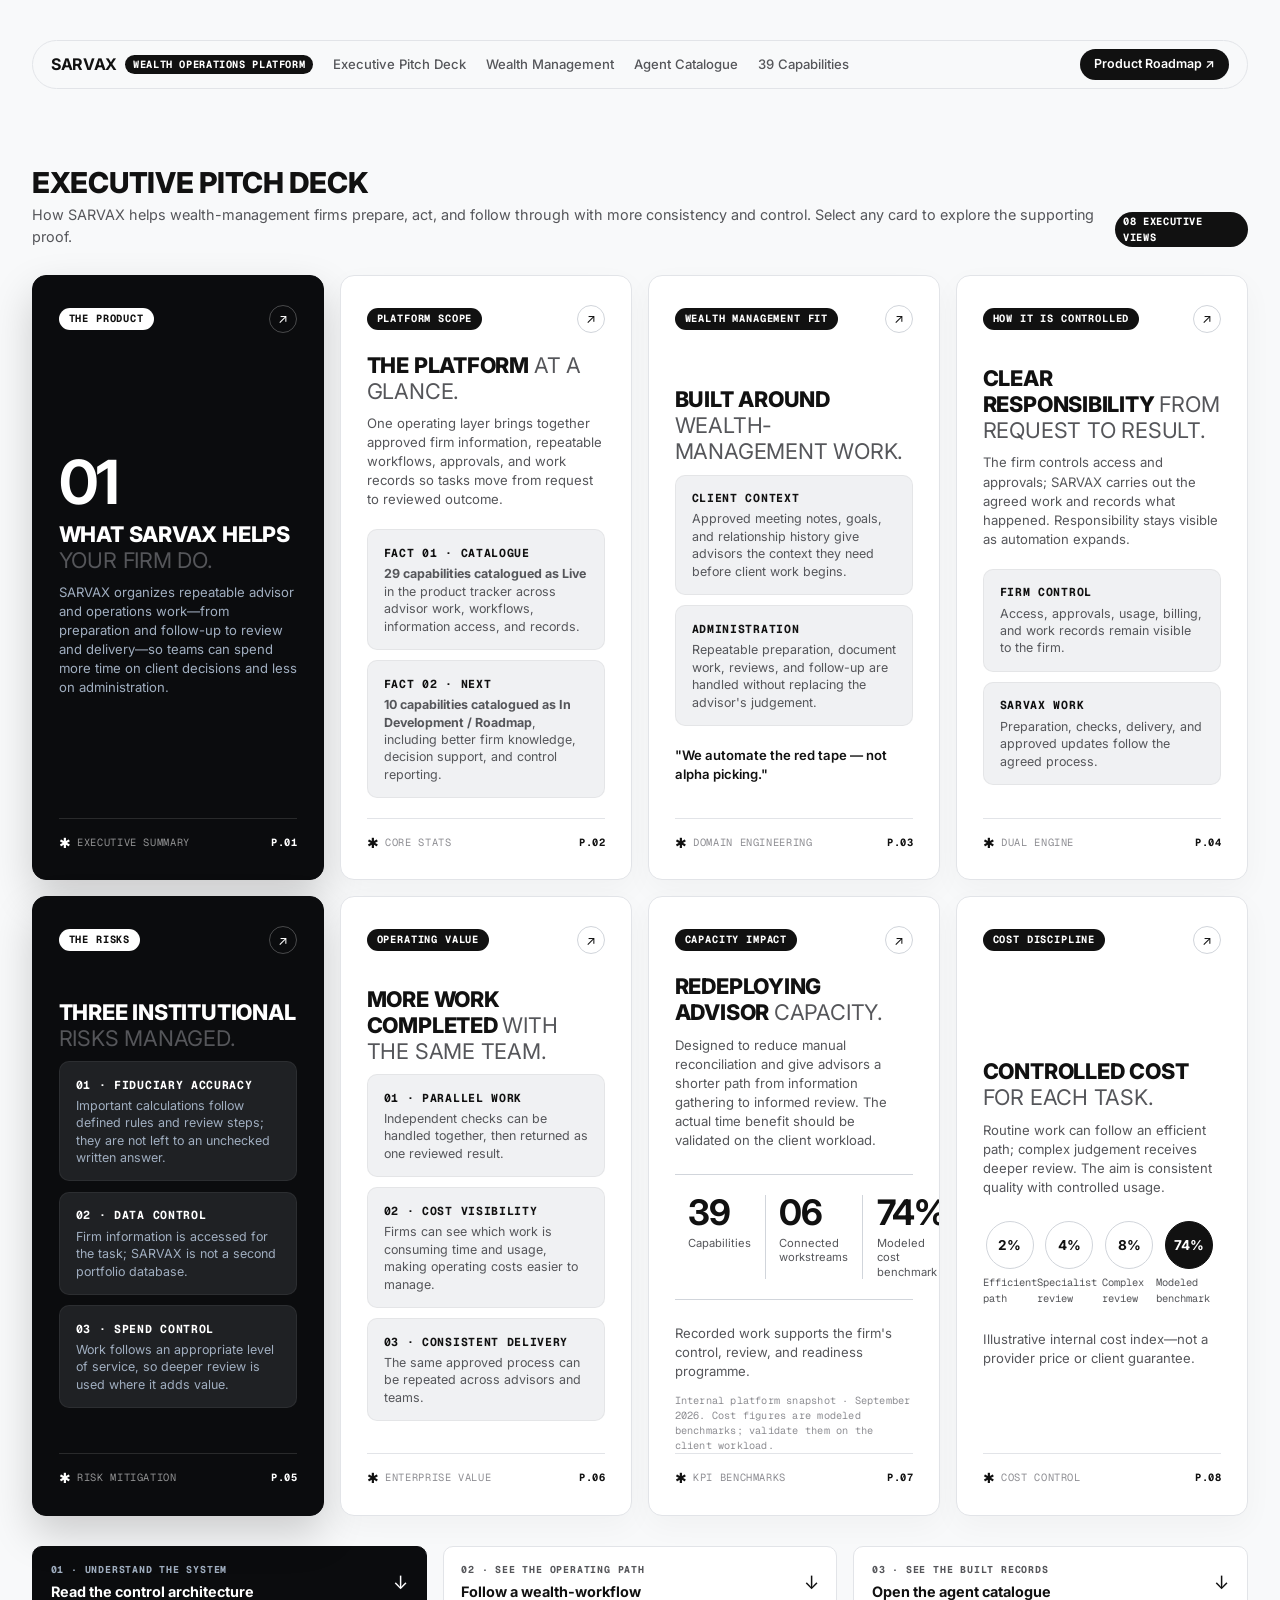
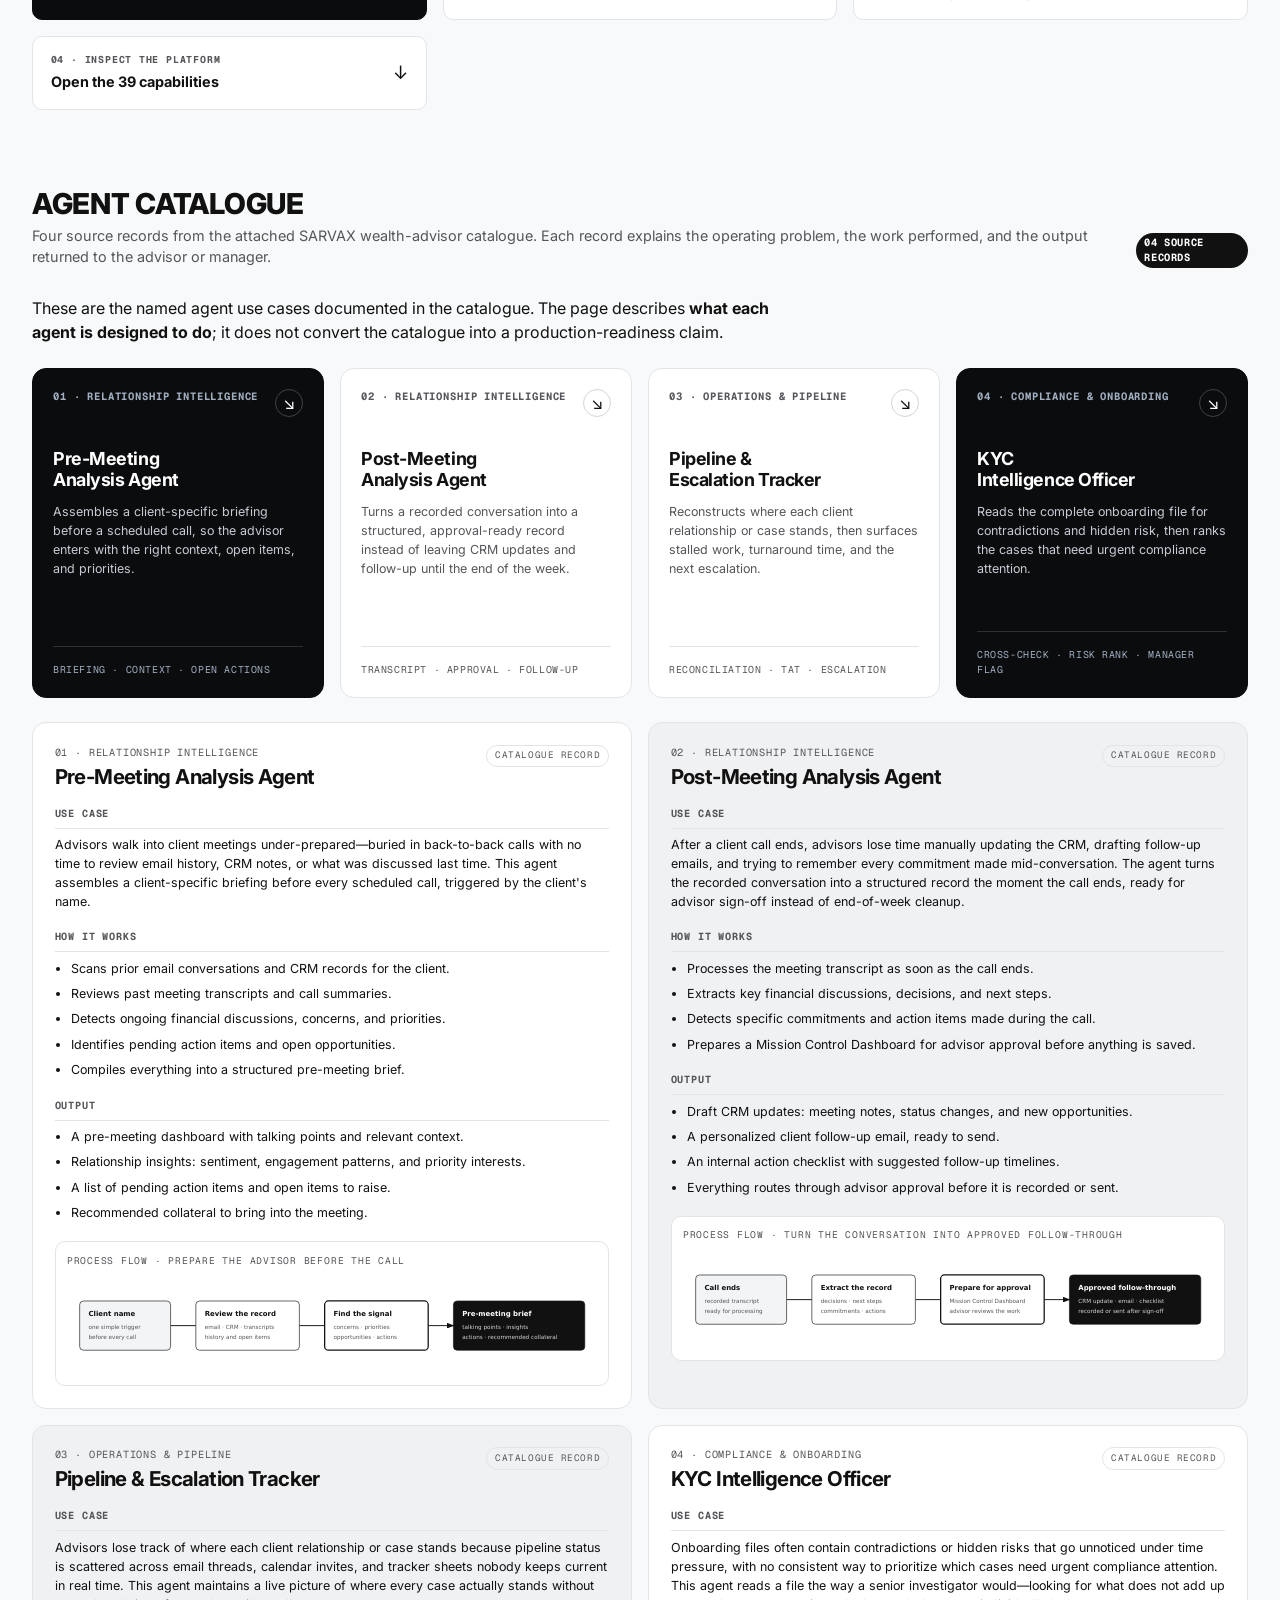
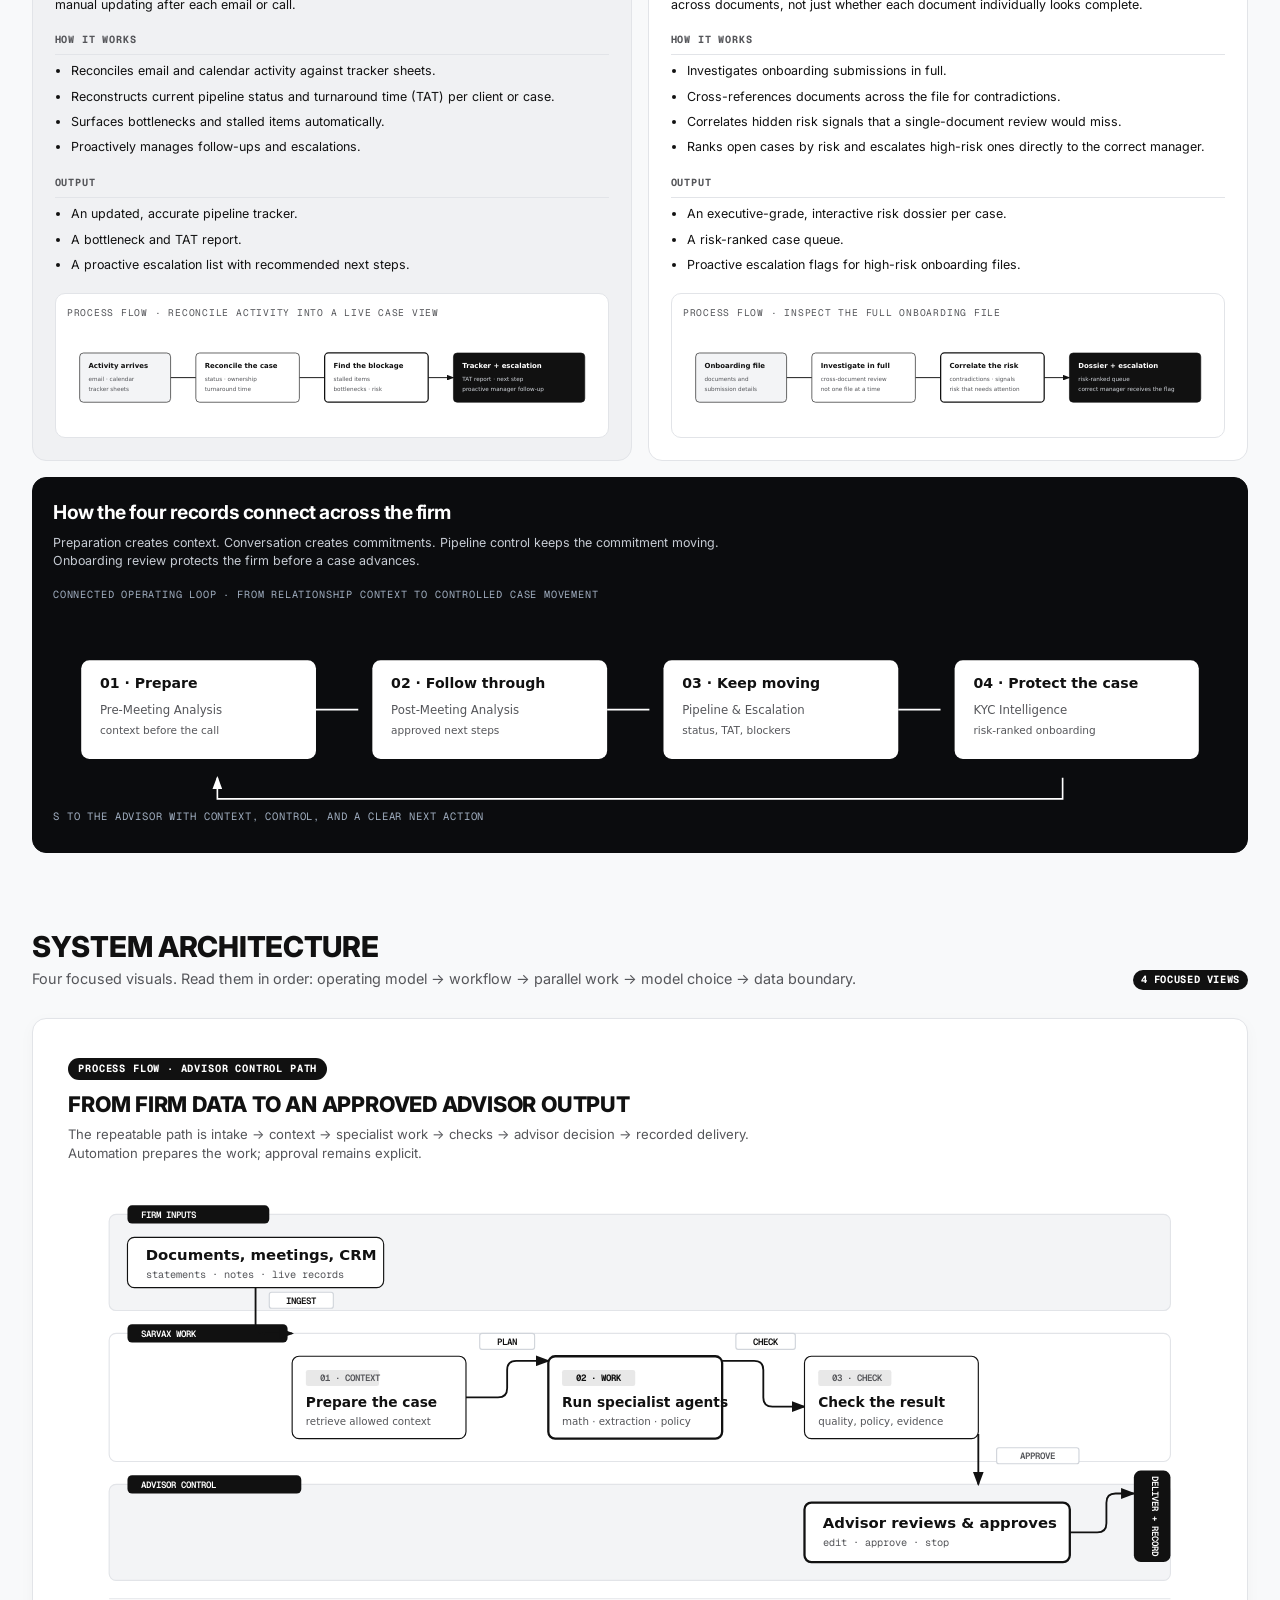
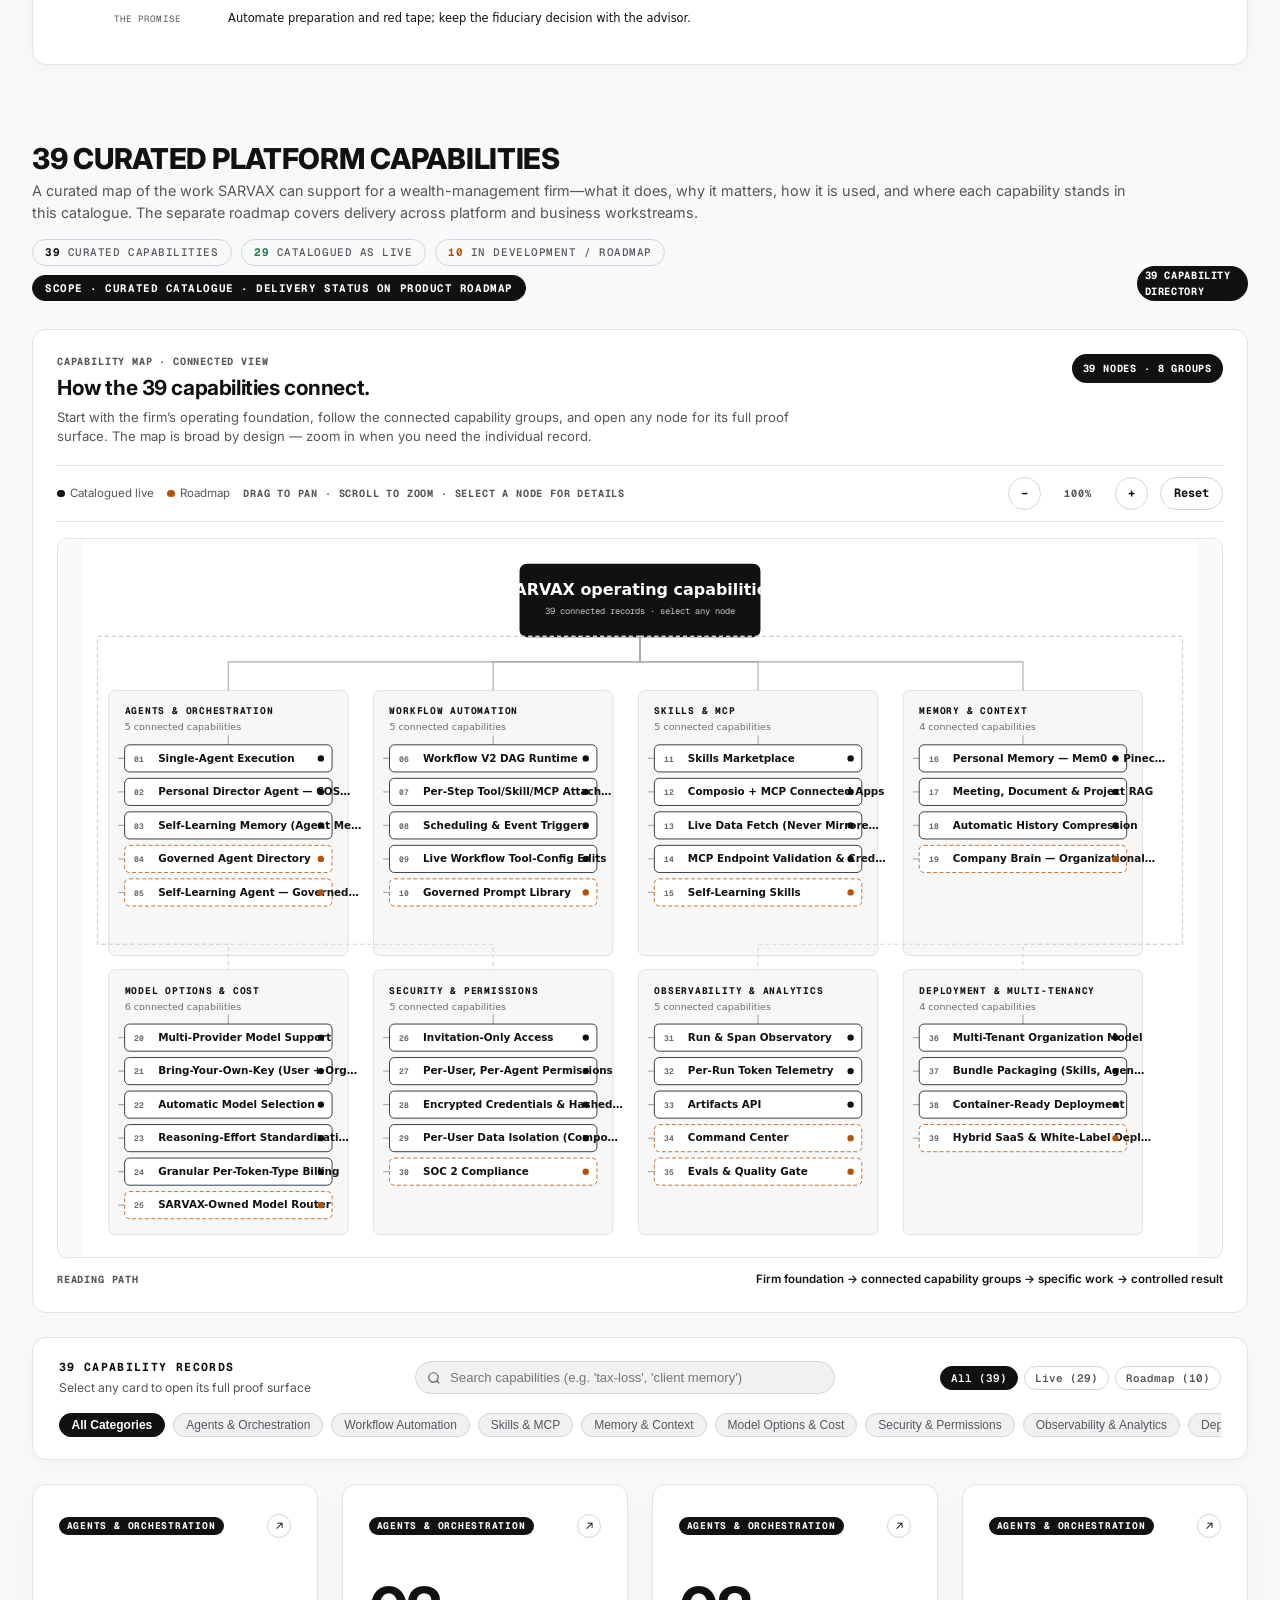
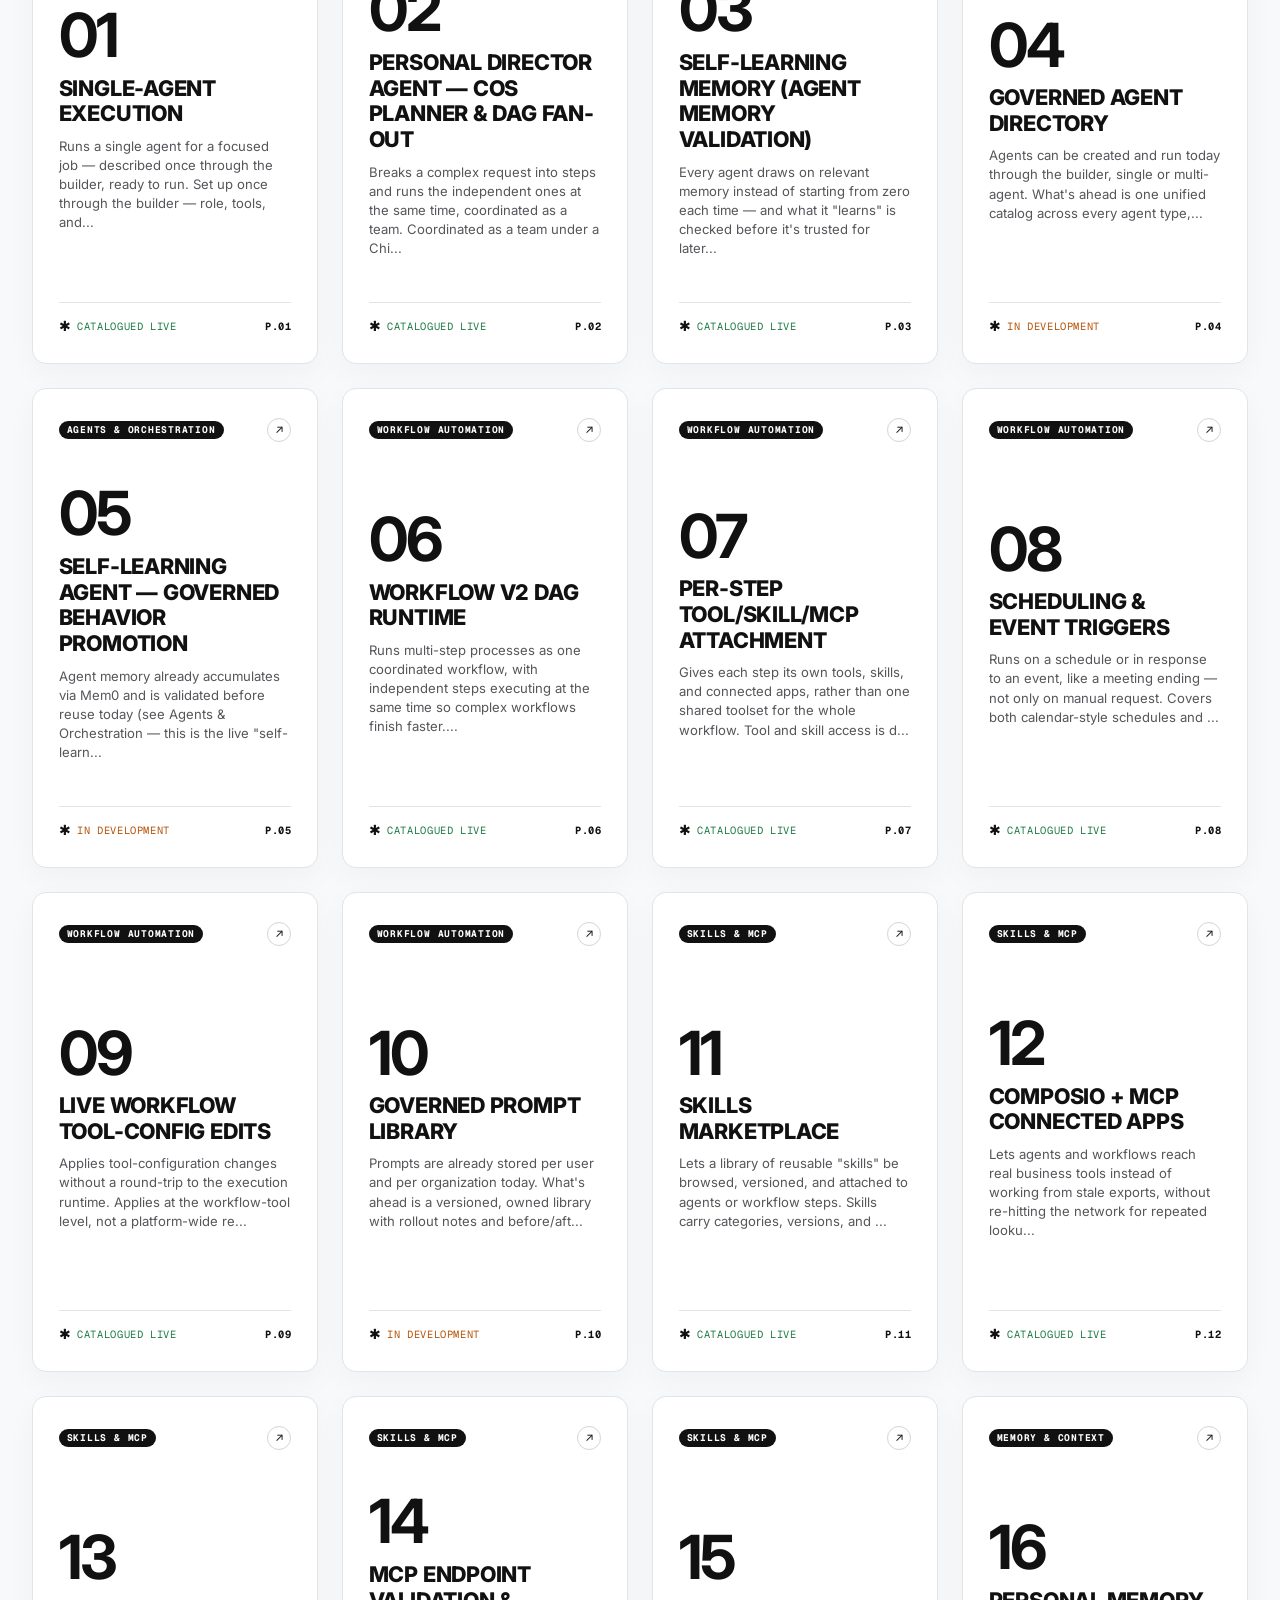
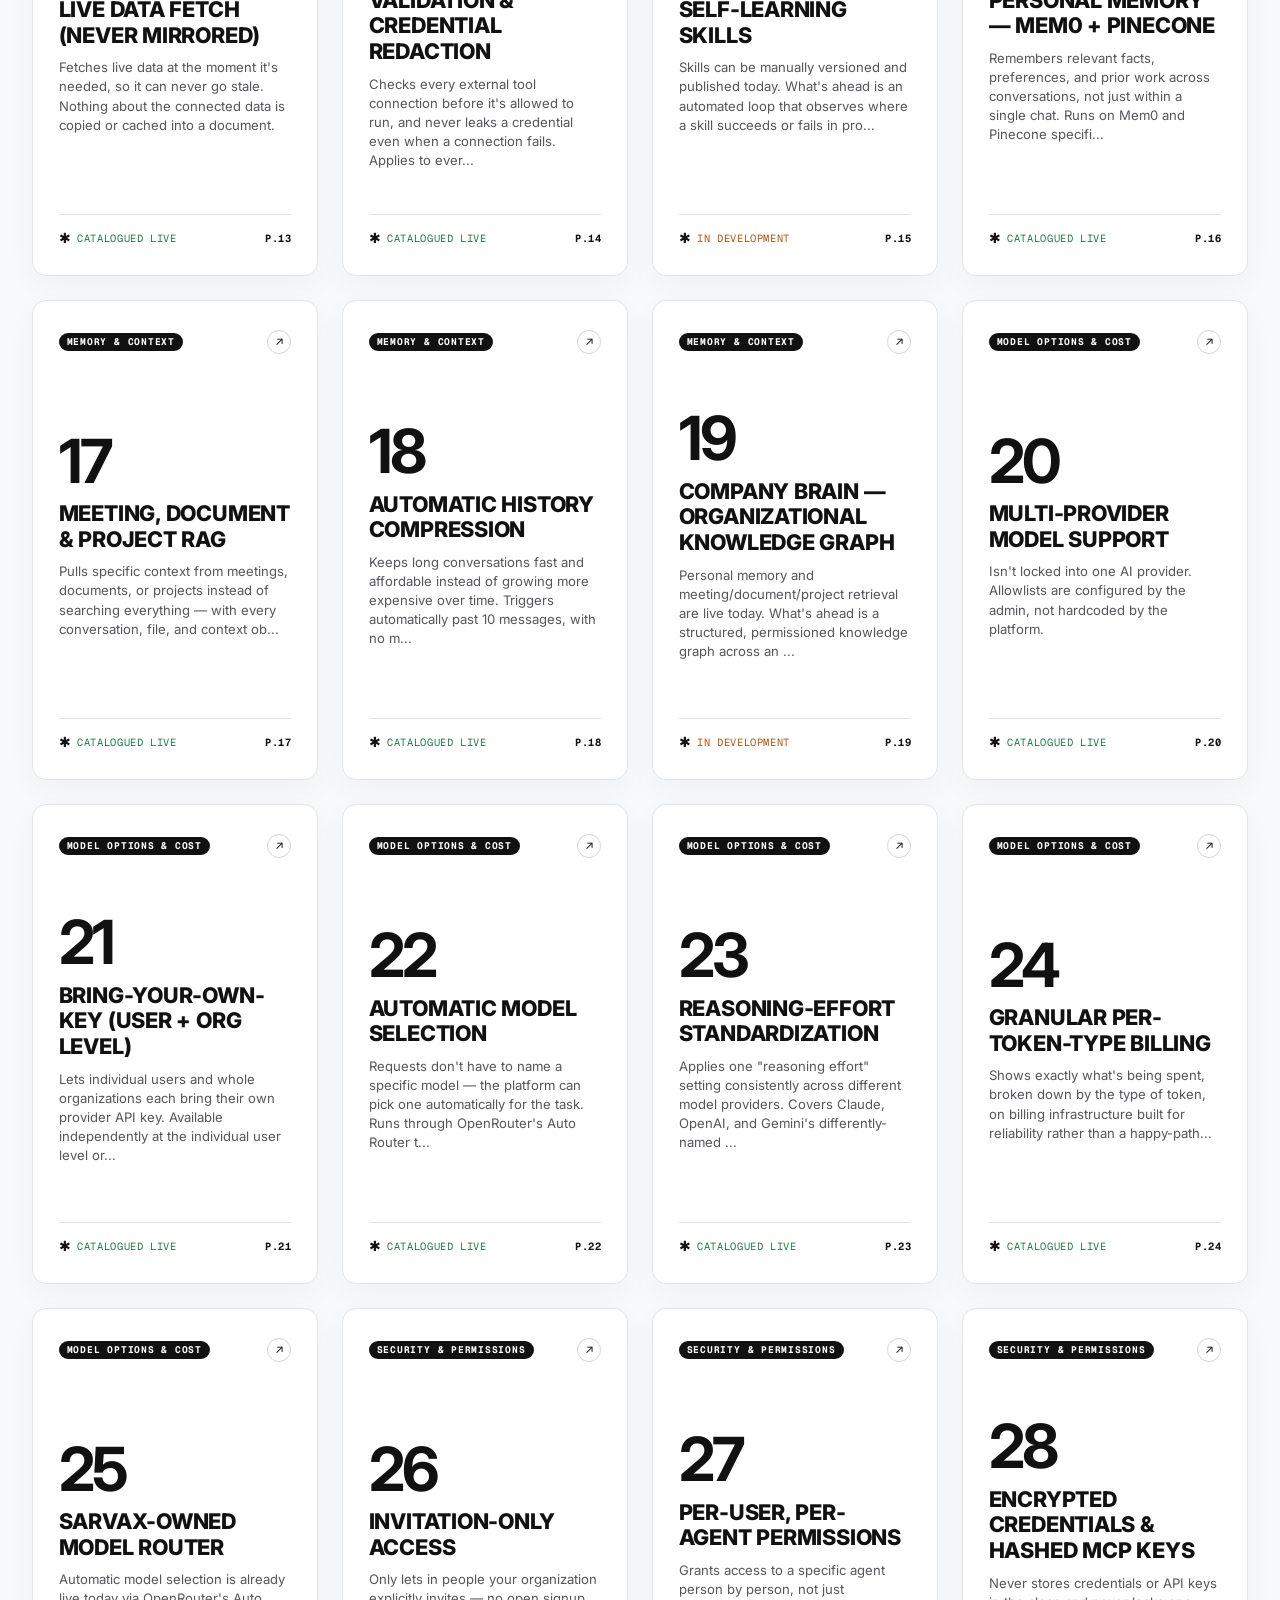
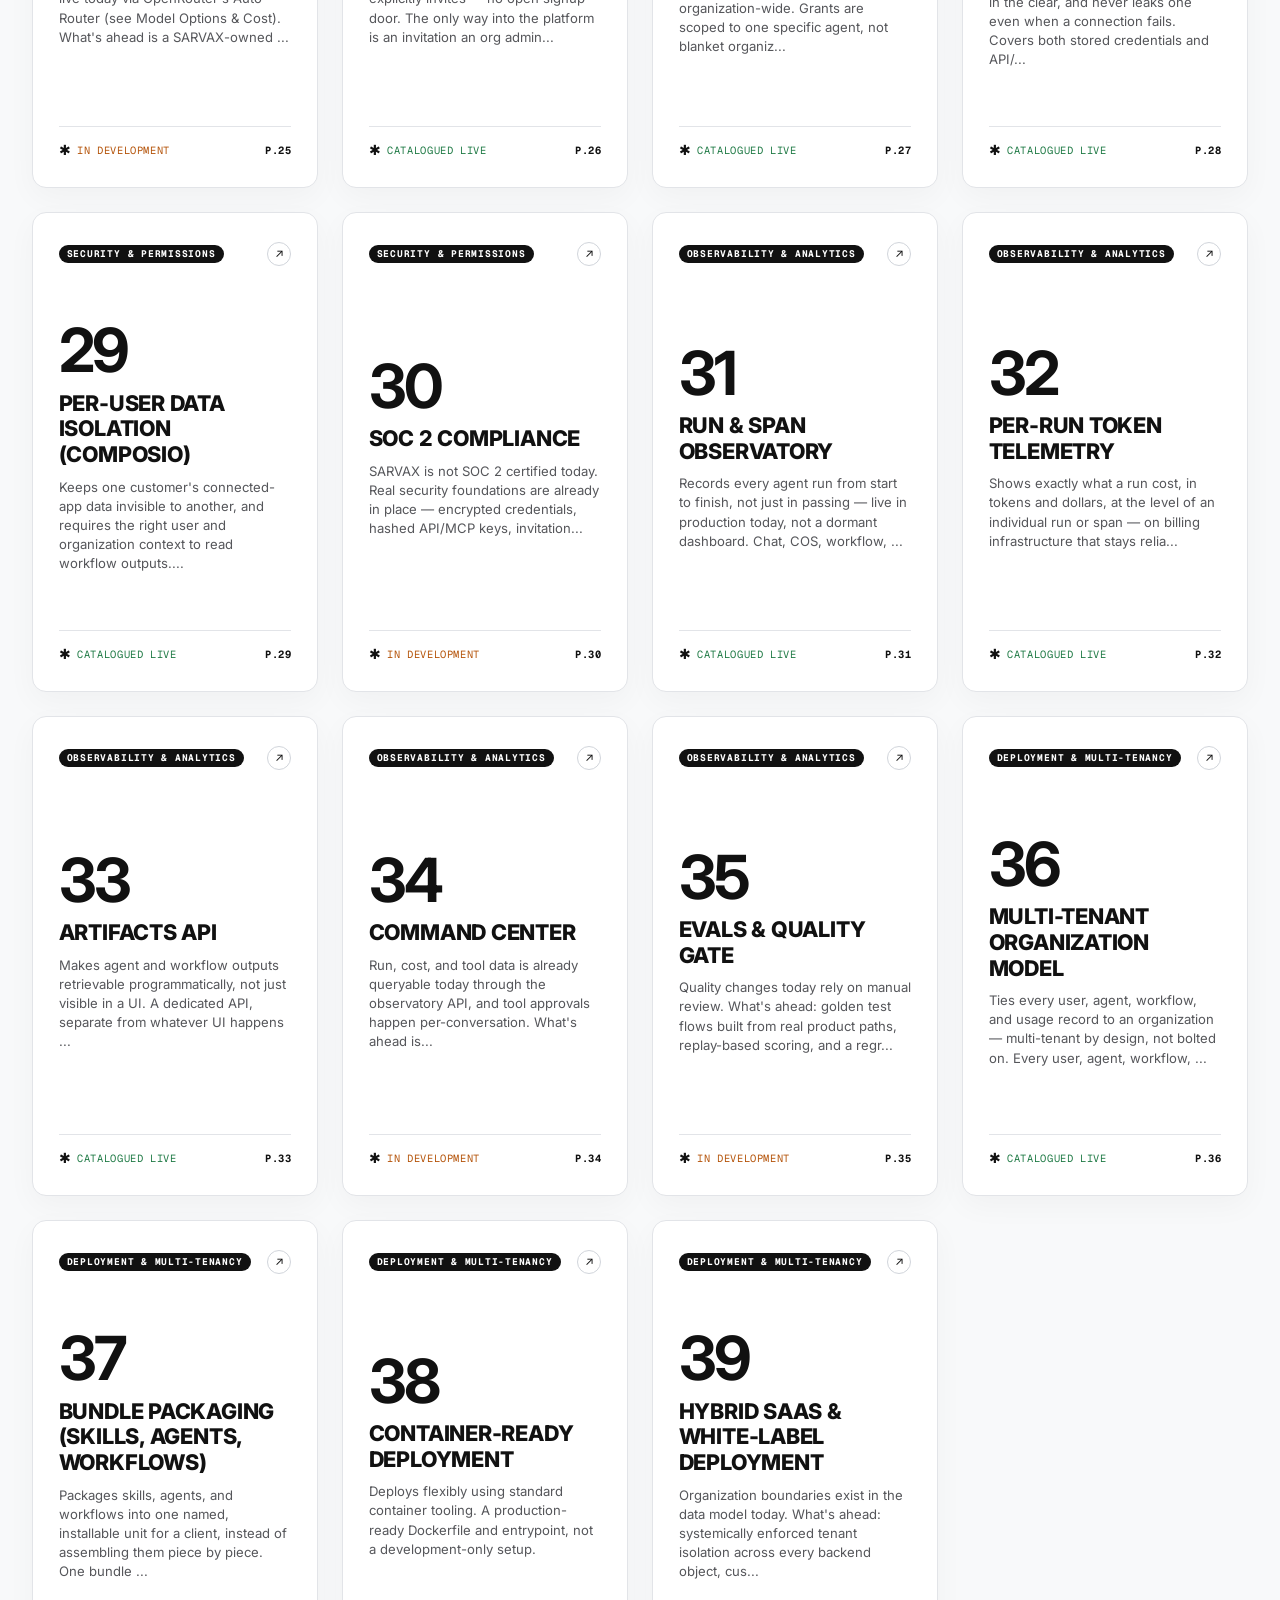
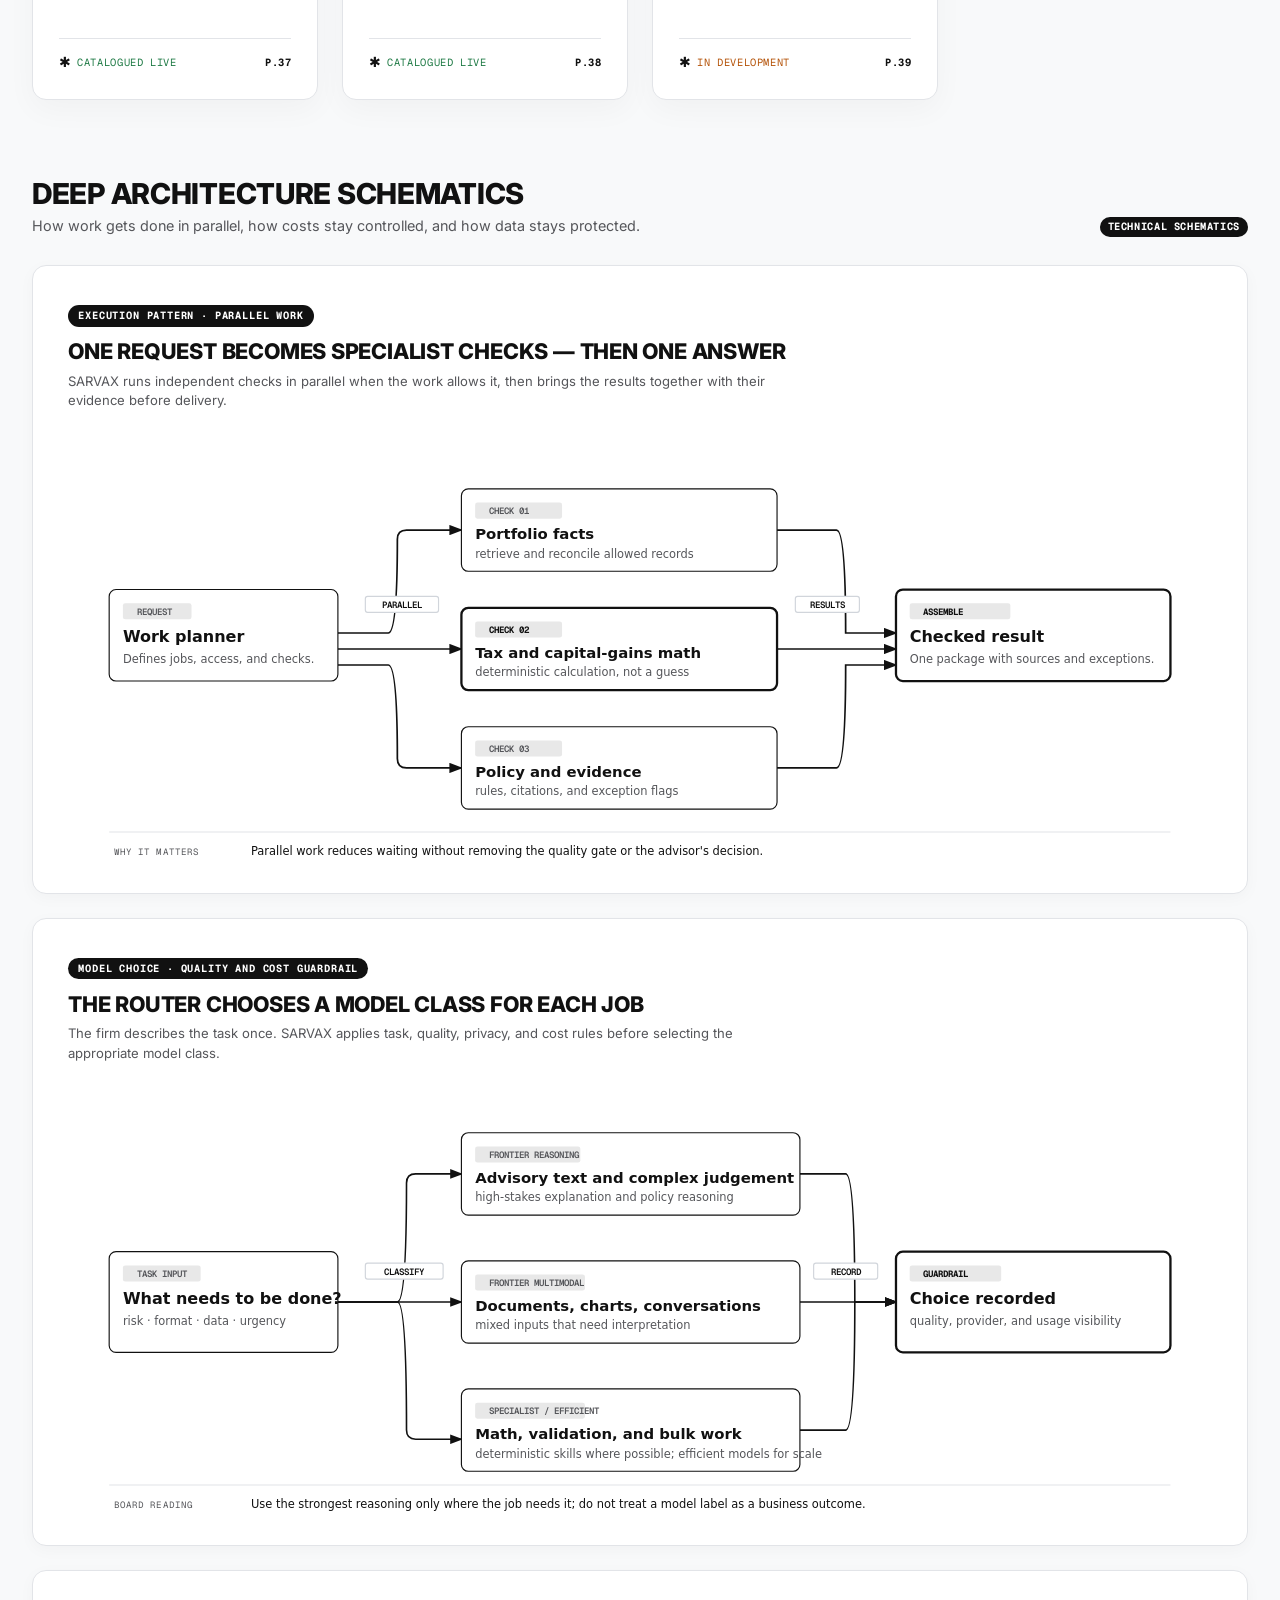
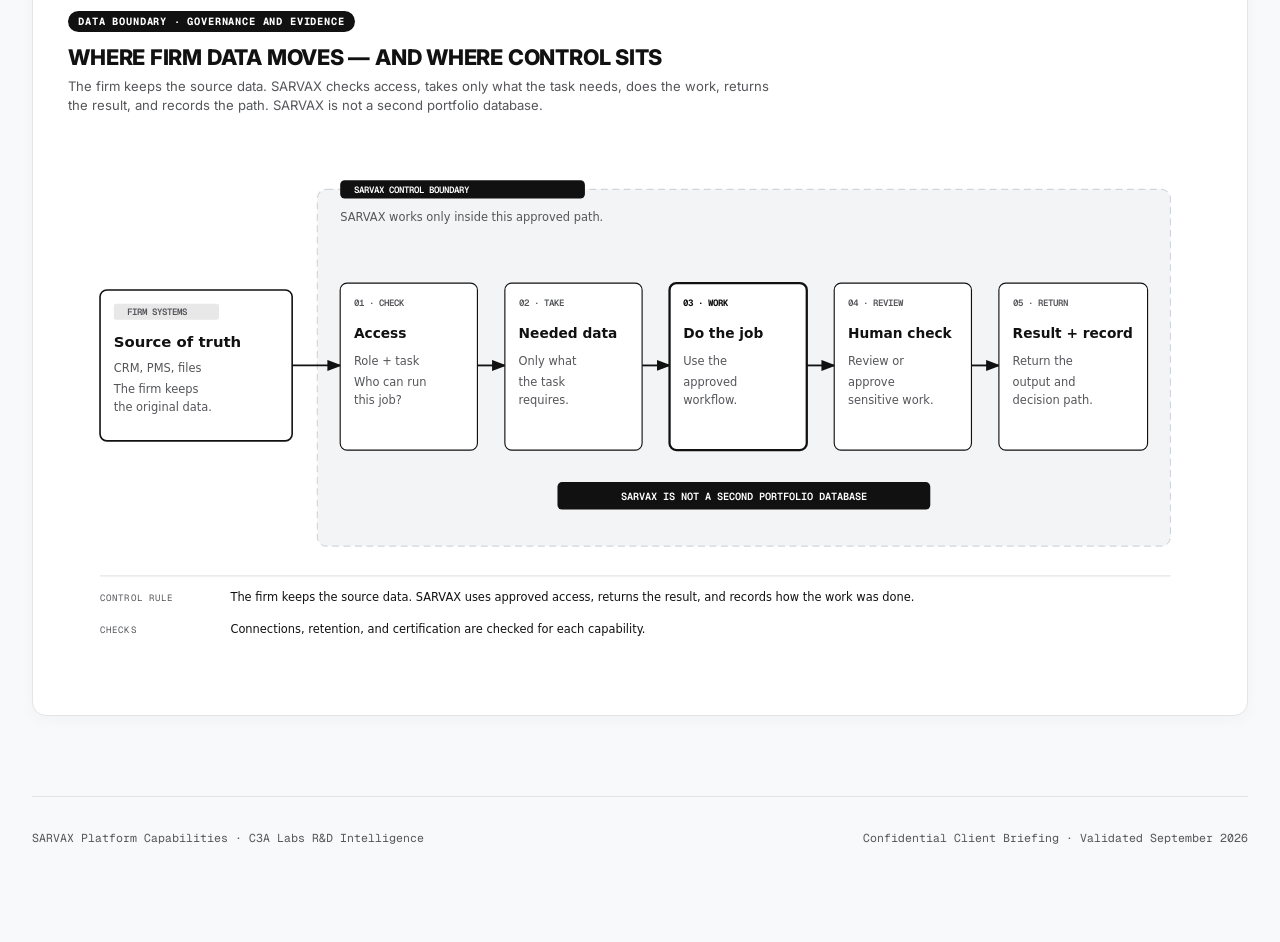
<file: index.html>
<!doctype html>
<html lang="en">
<head>
  <meta charset="utf-8">
  <meta name="viewport" content="width=device-width, initial-scale=1">
  <title>SARVAX Product Report</title>
  <meta http-equiv="refresh" content="0; url=source/sarvax-capabilities-brief.html">
  <script>window.location.replace('source/sarvax-capabilities-brief.html');</script>
</head>
<body>
  <p>Opening the <a href="source/sarvax-capabilities-brief.html">SARVAX capabilities report</a>.</p>
  <p><a href="source/sarvax-roadmap.html">Open the SARVAX roadmap</a>.</p>
</body>
</html>
</file>
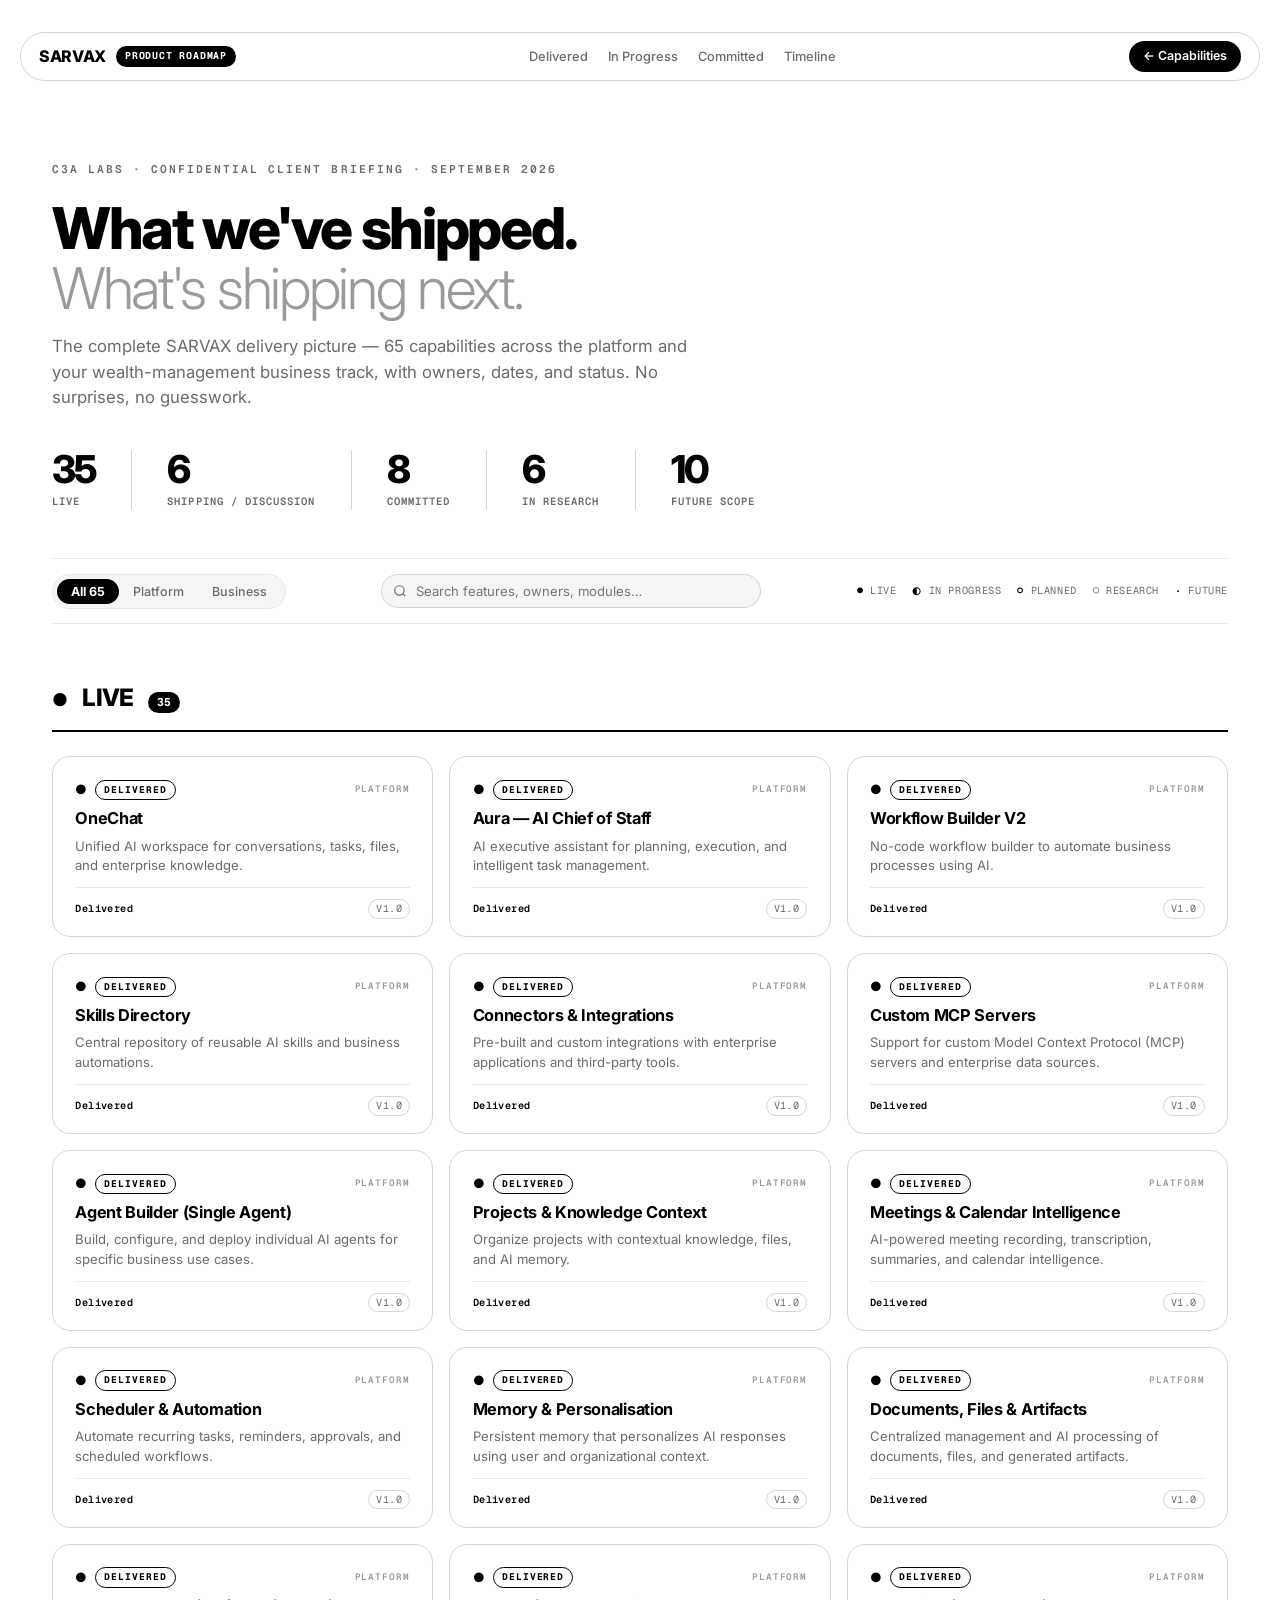
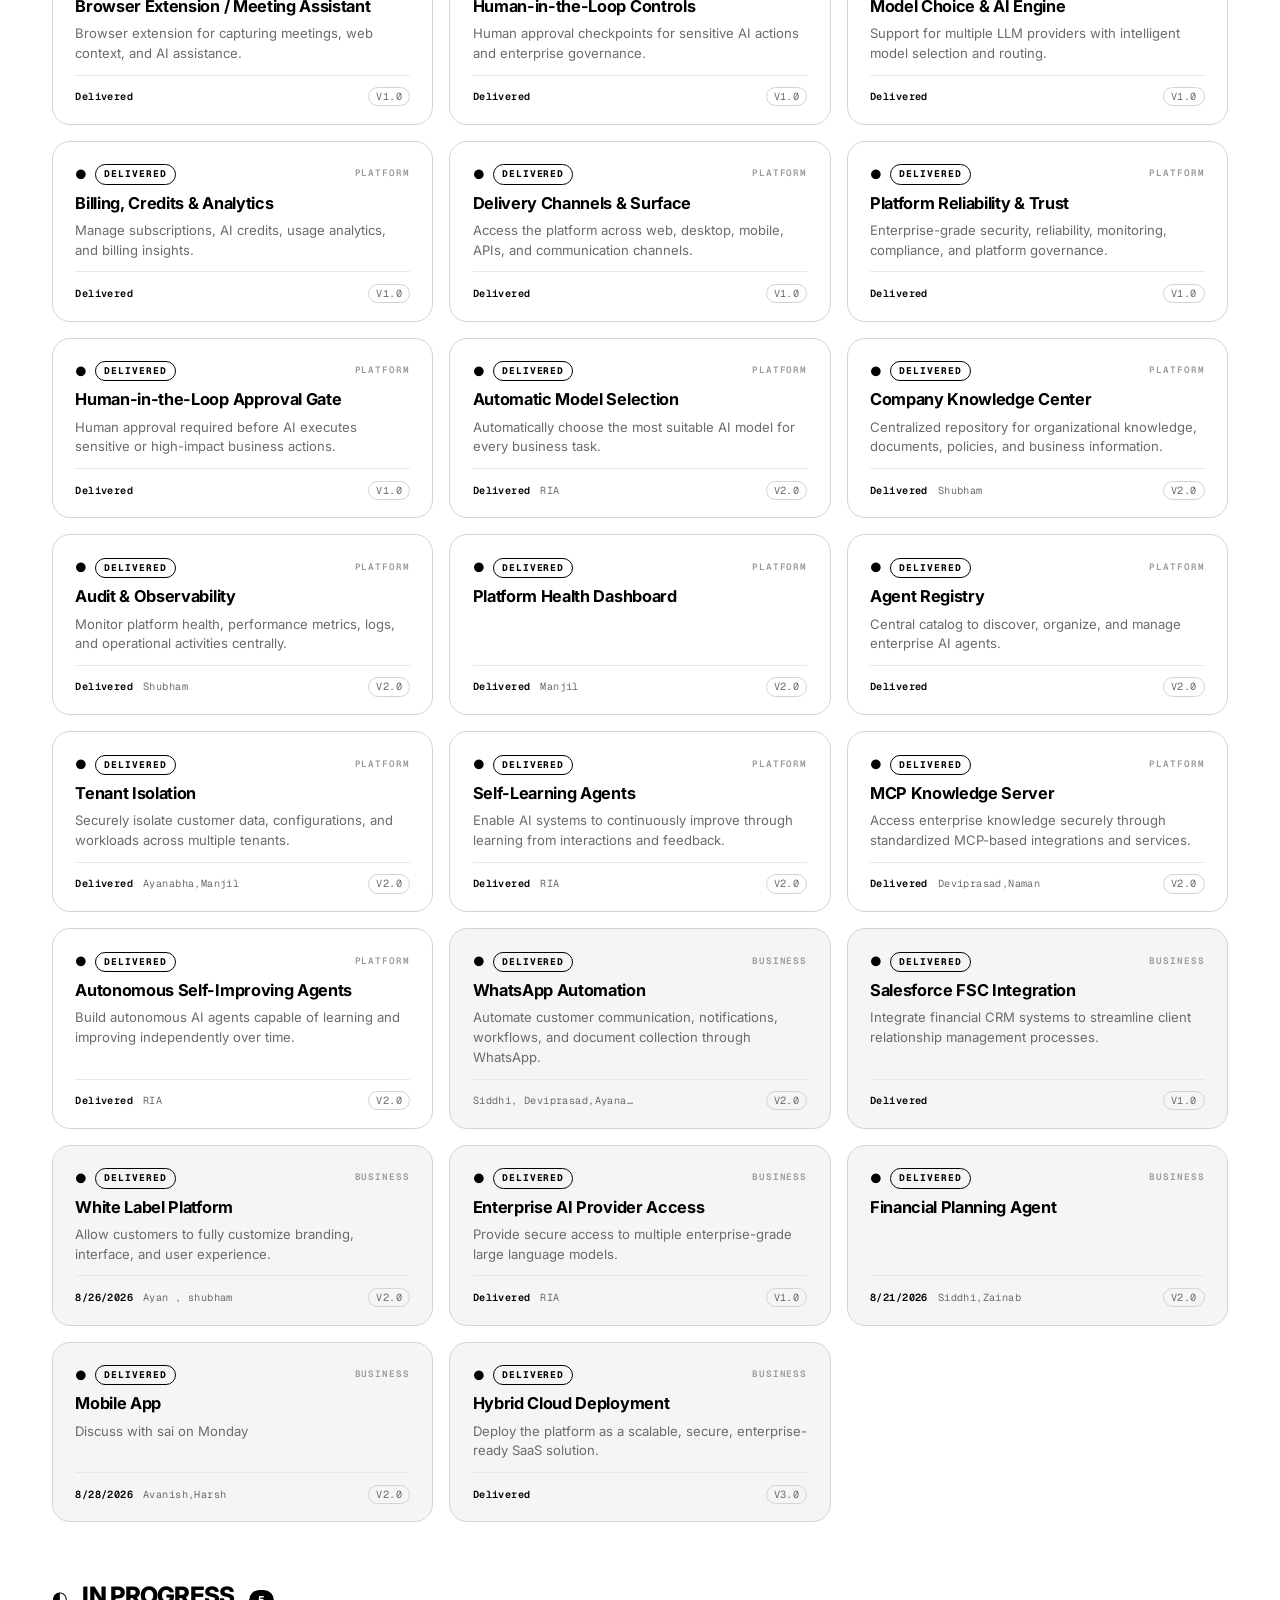
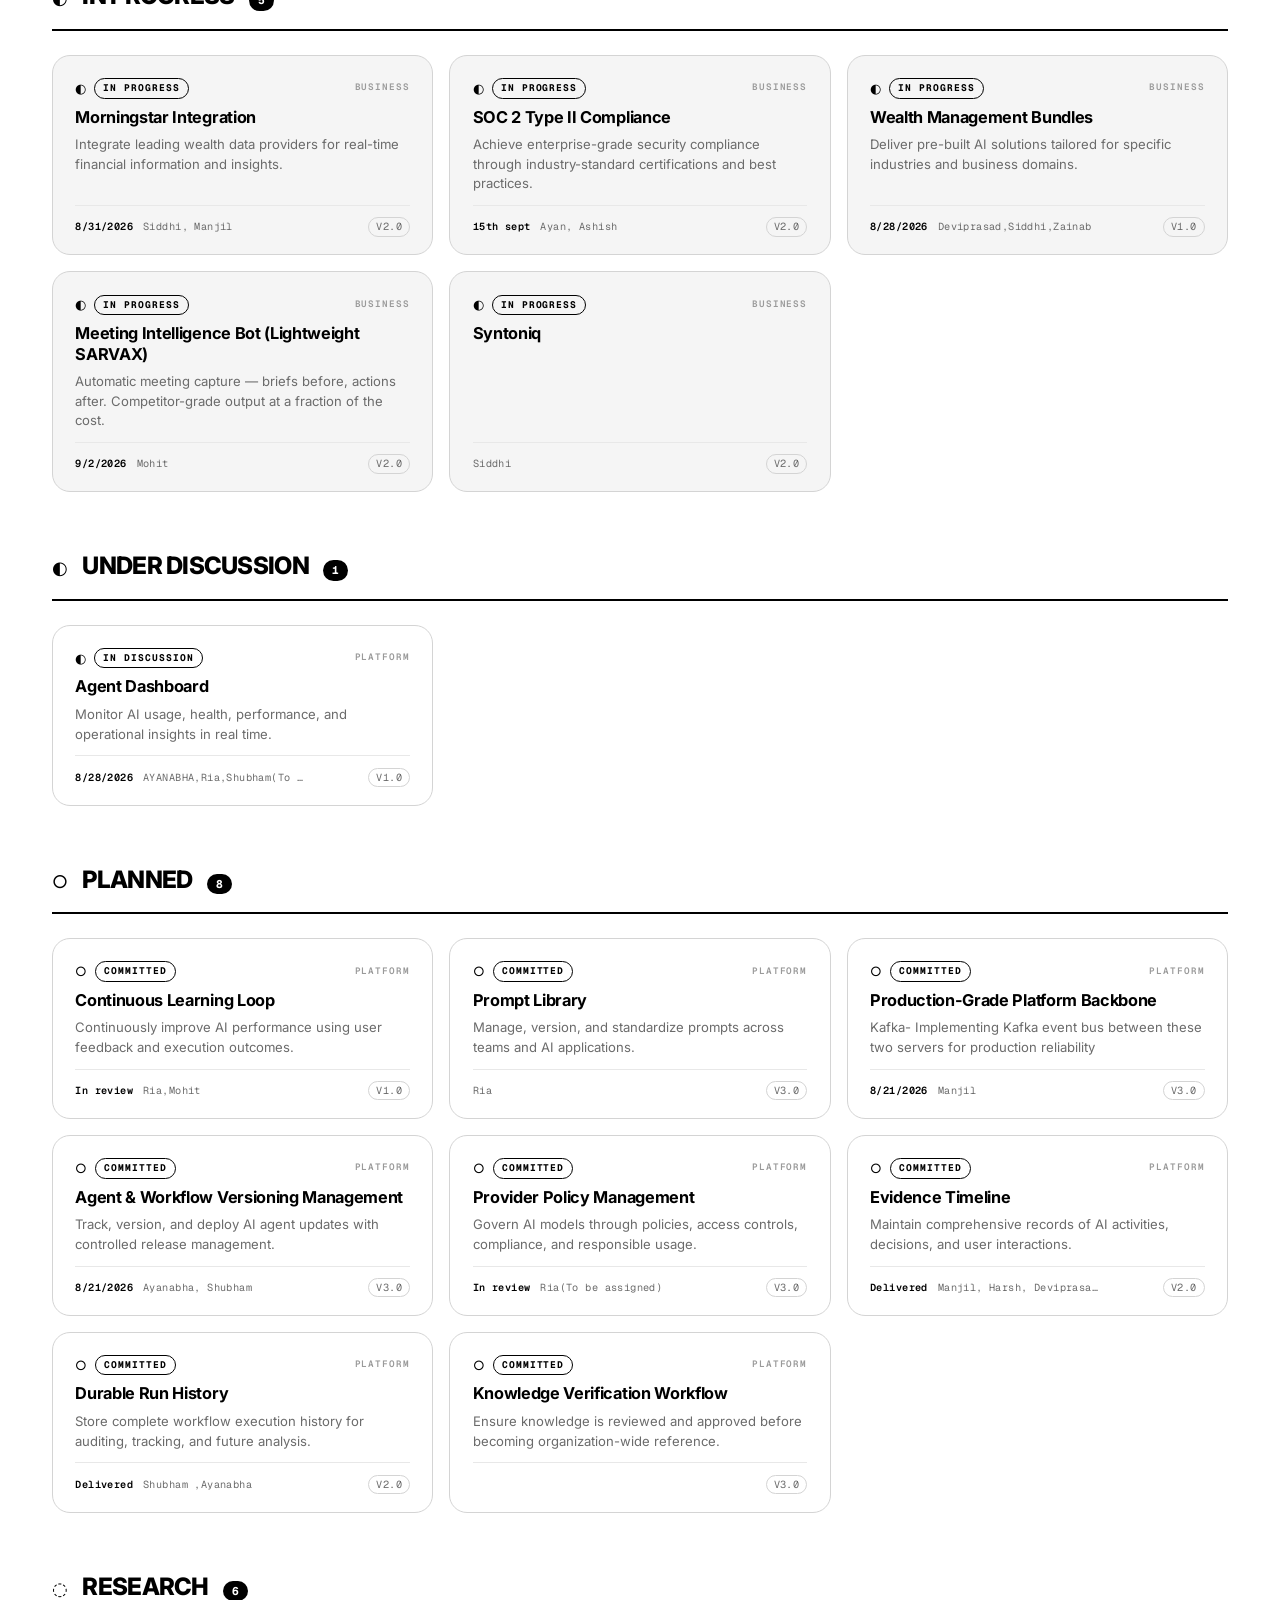
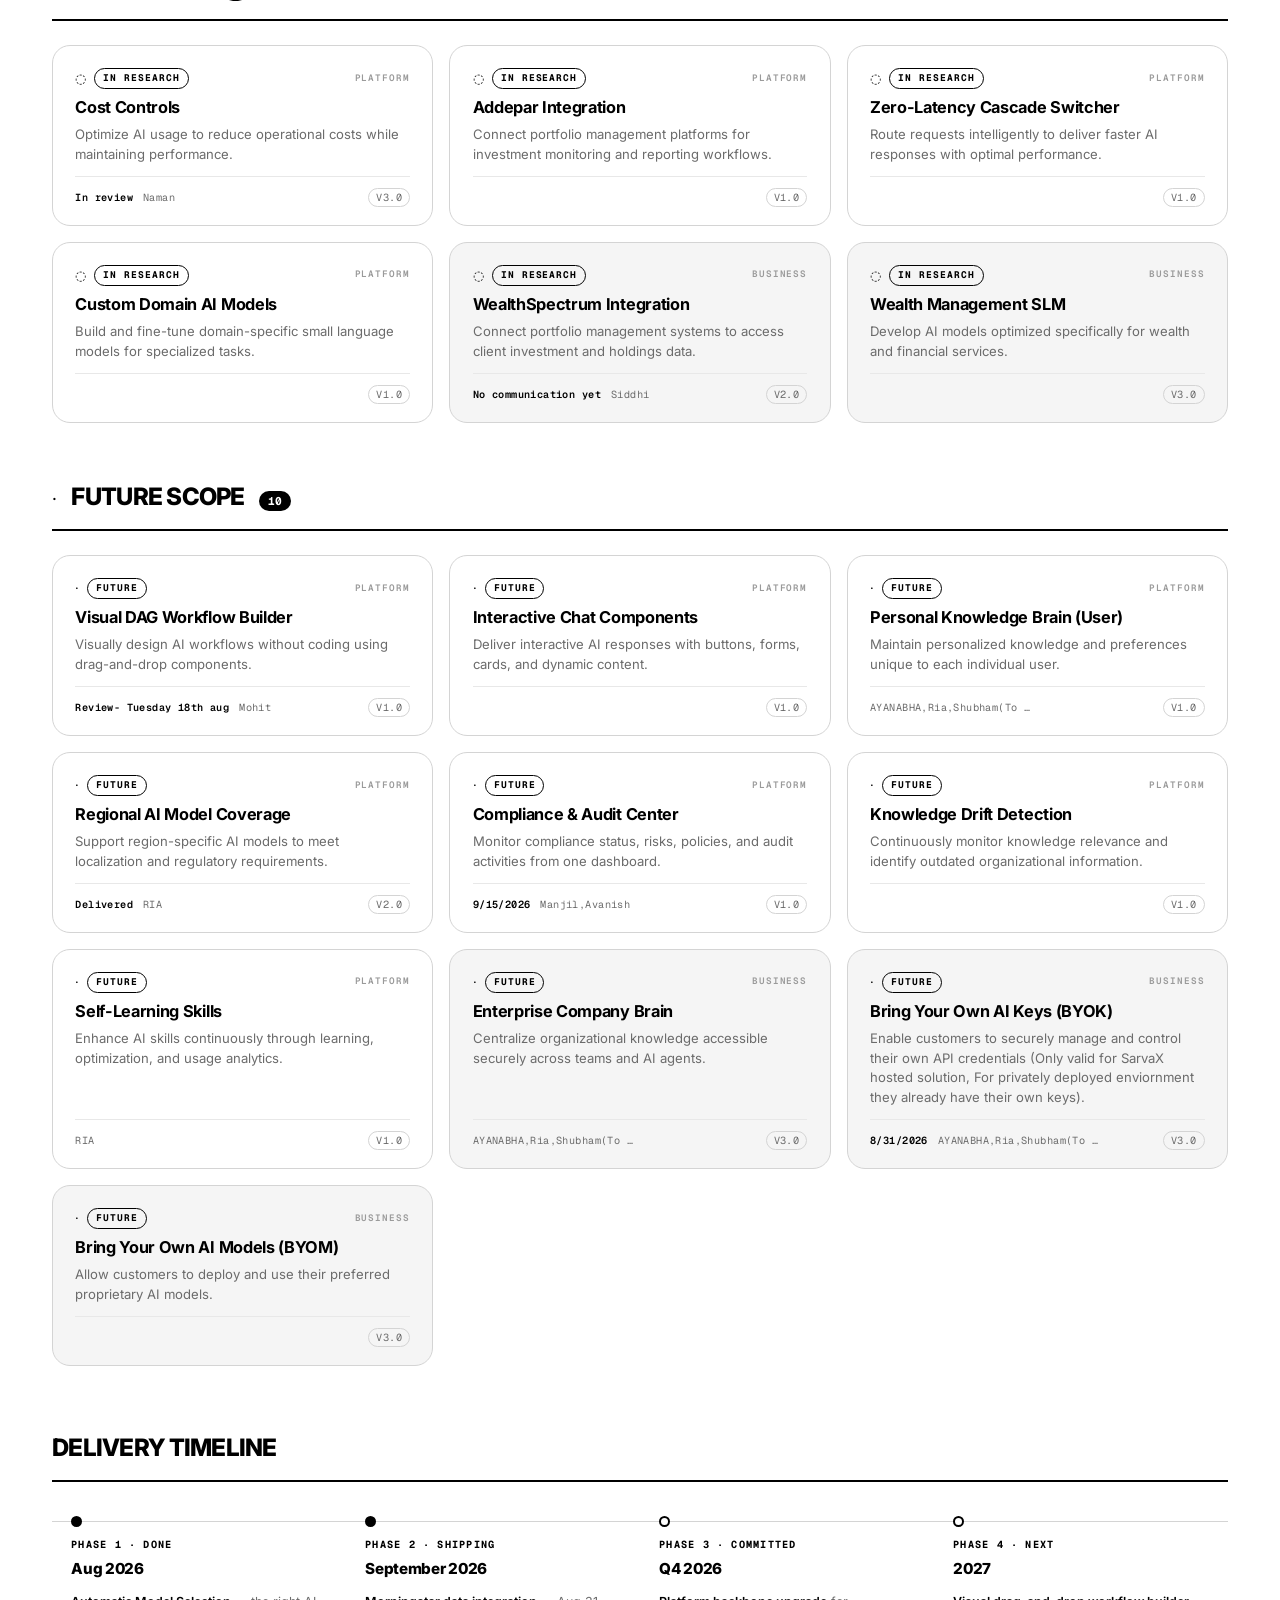
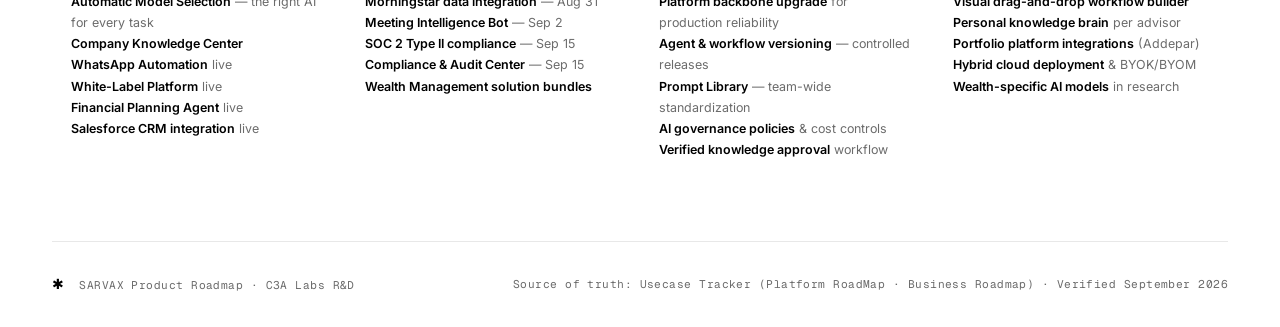
<file: source/sarvax-roadmap.html>
<!doctype html>
<html lang="en">
<head>
<meta charset="utf-8">
<meta name="viewport" content="width=device-width, initial-scale=1">
<title>SARVAX Product Roadmap · Q3–Q4 2026</title>
<link rel="preconnect" href="https://fonts.googleapis.com">
<link rel="preconnect" href="https://fonts.gstatic.com" crossorigin>
<link href="https://fonts.googleapis.com/css2?family=Inter:wght@300;400;500;600;700;800&family=Geist+Mono:wght@400;500;600;700&display=swap" rel="stylesheet">
<style>
  :root {
    --black: #000000;
    --white: #ffffff;
    --g05: #f5f5f5;
    --g10: #e8e8e8;
    --g20: #d4d4d4;
    --g40: #9a9a9a;
    --g60: #6b6b6b;
    --sans: 'Inter', -apple-system, BlinkMacSystemFont, sans-serif;
    --mono: 'Geist Mono', monospace;
  }
  *, *::before, *::after { box-sizing: border-box; margin: 0; padding: 0; }
  html { scroll-behavior: smooth; }
  body {
    font-family: var(--sans);
    background: var(--white);
    color: var(--black);
    -webkit-font-smoothing: antialiased;
    line-height: 1.5;
  }

  .wrap { max-width: 1240px; margin: 0 auto; padding: 0 2rem; }

  /* ===== NAV ===== */
  .rm-nav {
    position: sticky; top: 16px; z-index: 100;
    display: flex; align-items: center; justify-content: space-between;
    background: rgba(255,255,255,0.9);
    backdrop-filter: blur(16px); -webkit-backdrop-filter: blur(16px);
    border: 1px solid var(--g20);
    border-radius: 980px;
    padding: 8px 18px;
    margin: 2rem auto 0;
    max-width: 1240px;
  }
  .rm-brand { display: flex; align-items: center; gap: 10px; text-decoration: none; color: var(--black); }
  .rm-brand-title { font-size: 1rem; font-weight: 800; letter-spacing: -0.02em; }
  .rm-pill {
    font-family: var(--mono); font-size: 0.62rem; font-weight: 700;
    letter-spacing: 0.08em; text-transform: uppercase;
    background: var(--black); color: var(--white);
    padding: 3px 9px; border-radius: 980px;
  }
  .rm-links { display: flex; gap: 1.25rem; }
  .rm-link { font-size: 0.8rem; font-weight: 500; color: var(--g60); text-decoration: none; }
  .rm-link:hover { color: var(--black); }
  .rm-back {
    display: inline-flex; align-items: center; gap: 6px;
    font-size: 0.78rem; font-weight: 600;
    background: var(--black); color: var(--white);
    padding: 6px 14px; border-radius: 980px; text-decoration: none;
  }
  .rm-back:hover { opacity: 0.85; }

  /* ===== HERO ===== */
  .hero { padding: 5rem 0 3rem; border-bottom: 1px solid var(--g10); }
  .hero-eyebrow {
    font-family: var(--mono); font-size: 0.7rem; font-weight: 600;
    letter-spacing: 0.18em; text-transform: uppercase; color: var(--g60);
    margin-bottom: 1.25rem;
  }
  .hero h1 {
    font-size: clamp(2.4rem, 5vw, 3.6rem); font-weight: 800;
    letter-spacing: -0.04em; line-height: 1.05; margin-bottom: 1rem;
  }
  .hero h1 .muted { color: var(--g40); font-weight: 300; }
  .hero-sub { font-size: 1.05rem; color: var(--g60); max-width: 640px; margin-bottom: 2.5rem; }

  .hero-stats { display: flex; flex-wrap: wrap; }
  .hs {
    padding: 0 2.2rem; border-left: 1px solid var(--g20);
  }
  .hs:first-child { padding-left: 0; border-left: none; }
  .hs-val { font-size: 2.4rem; font-weight: 800; letter-spacing: -0.04em; line-height: 1; }
  .hs-label {
    font-family: var(--mono); font-size: 0.66rem; font-weight: 600;
    letter-spacing: 0.1em; text-transform: uppercase; color: var(--g60); margin-top: 6px;
  }

  /* ===== CONTROL BAR ===== */
  .controls {
    position: sticky; top: 84px; z-index: 90;
    background: rgba(255,255,255,0.92);
    backdrop-filter: blur(14px); -webkit-backdrop-filter: blur(14px);
    border-bottom: 1px solid var(--g10);
    padding: 0.9rem 0;
    margin-bottom: 1rem;
  }
  .controls-inner { display: flex; align-items: center; justify-content: space-between; gap: 1rem; flex-wrap: wrap; }
  .seg {
    display: inline-flex; background: var(--g05);
    border: 1px solid var(--g10); padding: 4px; border-radius: 980px;
  }
  .seg button {
    font-family: var(--sans); font-size: 0.78rem; font-weight: 500;
    padding: 5px 14px; border-radius: 980px; border: none;
    background: transparent; color: var(--g60); cursor: pointer;
    transition: all 0.12s ease;
  }
  .seg button.active { background: var(--black); color: var(--white); font-weight: 700; }
  .seg button:focus-visible { outline: 2px solid var(--black); outline-offset: 2px; }
  .search-wrap { position: relative; flex: 1; max-width: 380px; min-width: 220px; }
  .search-wrap input {
    width: 100%; padding: 8px 14px 8px 34px; font-family: var(--sans);
    font-size: 0.82rem; border-radius: 980px; border: 1px solid var(--g20);
    background: var(--g05); outline: none; color: var(--black);
  }
  .search-wrap input:focus { background: var(--white); border-color: var(--black); }
  .search-wrap svg { position: absolute; left: 12px; top: 50%; transform: translateY(-50%); color: var(--g60); }
  .legend { display: flex; gap: 1rem; font-family: var(--mono); font-size: 0.64rem; letter-spacing: 0.06em; color: var(--g60); text-transform: uppercase; }
  .legend span b { color: var(--black); }

  /* ===== LANES ===== */
  .lane { margin: 3.5rem 0; scroll-margin-top: 150px; }
  .lane-head {
    display: flex; align-items: baseline; gap: 0.9rem;
    padding-bottom: 0.9rem; margin-bottom: 1.5rem;
    border-bottom: 2px solid var(--black);
  }
  .lane-glyph { font-size: 1.1rem; line-height: 1; }
  .lane-title { font-size: 1.5rem; font-weight: 800; letter-spacing: -0.03em; text-transform: uppercase; }
  .lane-count {
    font-family: var(--mono); font-size: 0.7rem; font-weight: 700;
    background: var(--black); color: var(--white);
    padding: 2px 9px; border-radius: 980px;
  }
  .lane-grid {
    display: grid; grid-template-columns: repeat(auto-fill, minmax(300px, 1fr));
    gap: 1rem;
  }

  /* ===== FEATURE CARD ===== */
  .rc {
    background: var(--white);
    border: 1px solid var(--g20);
    border-radius: 18px;
    padding: 1.4rem 1.4rem 1.1rem;
    display: flex; flex-direction: column; gap: 0.5rem;
    transition: transform 0.14s ease, border-color 0.14s ease;
  }
  .rc:hover { transform: translateY(-2px); border-color: var(--black); }
  .rc.biz { background: var(--g05); }
  .rc-top { display: flex; align-items: center; gap: 8px; }
  .rc-glyph { font-size: 0.8rem; }
  .rc-status {
    font-family: var(--mono); font-size: 0.6rem; font-weight: 700;
    letter-spacing: 0.1em; text-transform: uppercase;
    border: 1px solid var(--black); padding: 2px 8px; border-radius: 980px;
  }
  .rc-track {
    margin-left: auto; font-family: var(--mono); font-size: 0.58rem;
    letter-spacing: 0.1em; color: var(--g40); font-weight: 600;
  }
  .rc-name { font-size: 1.02rem; font-weight: 700; letter-spacing: -0.02em; line-height: 1.25; }
  .rc-note { font-size: 0.82rem; color: var(--g60); line-height: 1.5; flex: 1; }
  .rc-meta {
    display: flex; align-items: center; gap: 10px; flex-wrap: wrap;
    padding-top: 0.7rem; margin-top: 0.2rem;
    border-top: 1px solid var(--g10);
    font-family: var(--mono); font-size: 0.64rem; color: var(--g60);
    letter-spacing: 0.04em;
  }
  .rc-eta { color: var(--black); font-weight: 600; }
  .rc-owner { overflow: hidden; text-overflow: ellipsis; white-space: nowrap; max-width: 160px; }
  .rc-ver { margin-left: auto; border: 1px solid var(--g20); padding: 1px 7px; border-radius: 980px; }

  /* hidden state for filters */
  .rc[hidden] { display: none; }
  .lane[hidden] { display: none; }

  /* ===== TIMELINE STRIP ===== */
  .timeline { margin: 4rem 0 2rem; }
  .tl-title { font-size: 1.5rem; font-weight: 800; letter-spacing: -0.03em; text-transform: uppercase; border-bottom: 2px solid var(--black); padding-bottom: 0.9rem; margin-bottom: 2rem; }
  .tl-track { display: grid; grid-template-columns: repeat(4, 1fr); gap: 0; position: relative; }
  .tl-track::before {
    content: ""; position: absolute; top: 7px; left: 0; right: 0;
    height: 1px; background: var(--g20);
  }
  .tl-col { padding: 0 1.2rem; position: relative; }
  .tl-col::before {
    content: ""; position: absolute; top: 2px; left: 1.2rem;
    width: 11px; height: 11px; border-radius: 50%;
    background: var(--white); border: 2px solid var(--black);
  }
  .tl-col.done::before { background: var(--black); }
  .tl-phase { font-family: var(--mono); font-size: 0.64rem; font-weight: 700; letter-spacing: 0.12em; text-transform: uppercase; margin: 1.4rem 0 0.4rem; }
  .tl-when { font-size: 0.95rem; font-weight: 800; letter-spacing: -0.02em; margin-bottom: 0.6rem; }
  .tl-items { font-size: 0.78rem; color: var(--g60); line-height: 1.7; }
  .tl-items b { color: var(--black); font-weight: 600; }

  /* ===== FOOTER ===== */
  footer {
    margin-top: 5rem; padding: 2rem 0;
    border-top: 1px solid var(--g10);
    display: flex; align-items: center; justify-content: space-between;
    font-family: var(--mono); font-size: 0.7rem; color: var(--g60);
    letter-spacing: 0.04em;
  }
  footer .ast { font-size: 0.9rem; color: var(--black); }

  @media (max-width: 900px) {
    .tl-track { grid-template-columns: 1fr 1fr; }
    .rm-links { display: none; }
  }
  @media (max-width: 560px) {
    .tl-track { grid-template-columns: 1fr; }
    .hs { padding: 0 1rem; }
  }
  @media print {
    .rm-nav, .controls { position: static; }
    .rc { break-inside: avoid; }
  }
</style>
<link rel="stylesheet" href="../data/roadmap-modal.css">
</head>
<body>

<nav class="rm-nav">
  <a class="rm-brand" href="#top">
    <span class="rm-brand-title">SARVAX</span>
    <span class="rm-pill">Product Roadmap</span>
  </a>
  <div class="rm-links">
    <a class="rm-link" href="#lane-live">Delivered</a>
    <a class="rm-link" href="#lane-in-progress">In Progress</a>
    <a class="rm-link" href="#lane-planned">Committed</a>
    <a class="rm-link" href="#timeline">Timeline</a>
  </div>
  <a class="rm-back" href="sarvax-capabilities-brief.html">← Capabilities</a>
</nav>

<div class="wrap" id="top">

  <header class="hero">
    <div class="hero-eyebrow">C3A Labs · Confidential Client Briefing · September 2026</div>
    <h1>What we've shipped.<br><span class="muted">What's shipping next.</span></h1>
    <p class="hero-sub">The complete SARVAX delivery picture — 65 capabilities across the platform and your wealth-management business track, with owners, dates, and status. No surprises, no guesswork.</p>
    <div class="hero-stats">
      <div class="hs"><div class="hs-val">35</div><div class="hs-label">Live</div></div>
      <div class="hs"><div class="hs-val">6</div><div class="hs-label">Shipping / Discussion</div></div>
      <div class="hs"><div class="hs-val">8</div><div class="hs-label">Committed</div></div>
      <div class="hs"><div class="hs-val">6</div><div class="hs-label">In Research</div></div>
      <div class="hs"><div class="hs-val">10</div><div class="hs-label">Future Scope</div></div>
    </div>
  </header>

  <div class="controls">
    <div class="wrap controls-inner" style="padding:0;">
      <div class="seg" id="track-seg">
        <button class="active" data-track="all">All 65</button>
        <button data-track="Platform">Platform</button>
        <button data-track="Business">Business</button>
      </div>
      <div class="search-wrap">
        <svg aria-hidden="true" width="14" height="14" viewBox="0 0 24 24" fill="none" stroke="currentColor" stroke-width="2"><circle cx="11" cy="11" r="8"/><line x1="21" y1="21" x2="16.65" y2="16.65"/></svg>
        <input type="text" id="rm-search" placeholder="Search features, owners, modules…">
      </div>
      <div class="legend">
        <span><b>●</b> Live</span><span><b>◐</b> In Progress</span><span><b>○</b> Planned</span><span><b>◌</b> Research</span><span><b>·</b> Future</span>
      </div>
    </div>
  </div>


      <section class="lane" id="lane-live">
        <div class="lane-head">
          <span class="lane-glyph">●</span>
          <h2 class="lane-title">Live</h2>
          <span class="lane-count">35</span>
        </div>
        <div class="lane-grid">
        <article class="rc plat" data-status="Live" data-track="Platform">
          <div class="rc-top">
            <span class="rc-glyph">●</span>
            <span class="rc-status">DELIVERED</span>
            <span class="rc-track">PLATFORM</span>
          </div>
          <h3 class="rc-name">OneChat</h3>
          <p class="rc-note">Unified AI workspace for conversations, tasks, files, and enterprise knowledge.</p>
          <div class="rc-meta">
            <span class="rc-eta">Delivered</span>
            <span class="rc-ver">V1.0</span>
          </div>
        </article>
        <article class="rc plat" data-status="Live" data-track="Platform">
          <div class="rc-top">
            <span class="rc-glyph">●</span>
            <span class="rc-status">DELIVERED</span>
            <span class="rc-track">PLATFORM</span>
          </div>
          <h3 class="rc-name">Aura — AI Chief of Staff</h3>
          <p class="rc-note">AI executive assistant for planning, execution, and intelligent task management.</p>
          <div class="rc-meta">
            <span class="rc-eta">Delivered</span>
            <span class="rc-ver">V1.0</span>
          </div>
        </article>
        <article class="rc plat" data-status="Live" data-track="Platform">
          <div class="rc-top">
            <span class="rc-glyph">●</span>
            <span class="rc-status">DELIVERED</span>
            <span class="rc-track">PLATFORM</span>
          </div>
          <h3 class="rc-name">Workflow Builder V2</h3>
          <p class="rc-note">No-code workflow builder to automate business processes using AI.</p>
          <div class="rc-meta">
            <span class="rc-eta">Delivered</span>
            <span class="rc-ver">V1.0</span>
          </div>
        </article>
        <article class="rc plat" data-status="Live" data-track="Platform">
          <div class="rc-top">
            <span class="rc-glyph">●</span>
            <span class="rc-status">DELIVERED</span>
            <span class="rc-track">PLATFORM</span>
          </div>
          <h3 class="rc-name">Skills Directory</h3>
          <p class="rc-note">Central repository of reusable AI skills and business automations.</p>
          <div class="rc-meta">
            <span class="rc-eta">Delivered</span>
            <span class="rc-ver">V1.0</span>
          </div>
        </article>
        <article class="rc plat" data-status="Live" data-track="Platform">
          <div class="rc-top">
            <span class="rc-glyph">●</span>
            <span class="rc-status">DELIVERED</span>
            <span class="rc-track">PLATFORM</span>
          </div>
          <h3 class="rc-name">Connectors &amp; Integrations</h3>
          <p class="rc-note">Pre-built and custom integrations with enterprise applications and third-party tools.</p>
          <div class="rc-meta">
            <span class="rc-eta">Delivered</span>
            <span class="rc-ver">V1.0</span>
          </div>
        </article>
        <article class="rc plat" data-status="Live" data-track="Platform">
          <div class="rc-top">
            <span class="rc-glyph">●</span>
            <span class="rc-status">DELIVERED</span>
            <span class="rc-track">PLATFORM</span>
          </div>
          <h3 class="rc-name">Custom MCP Servers</h3>
          <p class="rc-note">Support for custom Model Context Protocol (MCP) servers and enterprise data sources.</p>
          <div class="rc-meta">
            <span class="rc-eta">Delivered</span>
            <span class="rc-ver">V1.0</span>
          </div>
        </article>
        <article class="rc plat" data-status="Live" data-track="Platform">
          <div class="rc-top">
            <span class="rc-glyph">●</span>
            <span class="rc-status">DELIVERED</span>
            <span class="rc-track">PLATFORM</span>
          </div>
          <h3 class="rc-name">Agent Builder (Single Agent)</h3>
          <p class="rc-note">Build, configure, and deploy individual AI agents for specific business use cases.</p>
          <div class="rc-meta">
            <span class="rc-eta">Delivered</span>
            <span class="rc-ver">V1.0</span>
          </div>
        </article>
        <article class="rc plat" data-status="Live" data-track="Platform">
          <div class="rc-top">
            <span class="rc-glyph">●</span>
            <span class="rc-status">DELIVERED</span>
            <span class="rc-track">PLATFORM</span>
          </div>
          <h3 class="rc-name">Projects &amp; Knowledge Context</h3>
          <p class="rc-note">Organize projects with contextual knowledge, files, and AI memory.</p>
          <div class="rc-meta">
            <span class="rc-eta">Delivered</span>
            <span class="rc-ver">V1.0</span>
          </div>
        </article>
        <article class="rc plat" data-status="Live" data-track="Platform">
          <div class="rc-top">
            <span class="rc-glyph">●</span>
            <span class="rc-status">DELIVERED</span>
            <span class="rc-track">PLATFORM</span>
          </div>
          <h3 class="rc-name">Meetings &amp; Calendar Intelligence</h3>
          <p class="rc-note">AI-powered meeting recording, transcription, summaries, and calendar intelligence.</p>
          <div class="rc-meta">
            <span class="rc-eta">Delivered</span>
            <span class="rc-ver">V1.0</span>
          </div>
        </article>
        <article class="rc plat" data-status="Live" data-track="Platform">
          <div class="rc-top">
            <span class="rc-glyph">●</span>
            <span class="rc-status">DELIVERED</span>
            <span class="rc-track">PLATFORM</span>
          </div>
          <h3 class="rc-name">Scheduler &amp; Automation</h3>
          <p class="rc-note">Automate recurring tasks, reminders, approvals, and scheduled workflows.</p>
          <div class="rc-meta">
            <span class="rc-eta">Delivered</span>
            <span class="rc-ver">V1.0</span>
          </div>
        </article>
        <article class="rc plat" data-status="Live" data-track="Platform">
          <div class="rc-top">
            <span class="rc-glyph">●</span>
            <span class="rc-status">DELIVERED</span>
            <span class="rc-track">PLATFORM</span>
          </div>
          <h3 class="rc-name">Memory &amp; Personalisation</h3>
          <p class="rc-note">Persistent memory that personalizes AI responses using user and organizational context.</p>
          <div class="rc-meta">
            <span class="rc-eta">Delivered</span>
            <span class="rc-ver">V1.0</span>
          </div>
        </article>
        <article class="rc plat" data-status="Live" data-track="Platform">
          <div class="rc-top">
            <span class="rc-glyph">●</span>
            <span class="rc-status">DELIVERED</span>
            <span class="rc-track">PLATFORM</span>
          </div>
          <h3 class="rc-name">Documents, Files &amp; Artifacts</h3>
          <p class="rc-note">Centralized management and AI processing of documents, files, and generated artifacts.</p>
          <div class="rc-meta">
            <span class="rc-eta">Delivered</span>
            <span class="rc-ver">V1.0</span>
          </div>
        </article>
        <article class="rc plat" data-status="Live" data-track="Platform">
          <div class="rc-top">
            <span class="rc-glyph">●</span>
            <span class="rc-status">DELIVERED</span>
            <span class="rc-track">PLATFORM</span>
          </div>
          <h3 class="rc-name">Browser Extension / Meeting Assistant</h3>
          <p class="rc-note">Browser extension for capturing meetings, web context, and AI assistance.</p>
          <div class="rc-meta">
            <span class="rc-eta">Delivered</span>
            <span class="rc-ver">V1.0</span>
          </div>
        </article>
        <article class="rc plat" data-status="Live" data-track="Platform">
          <div class="rc-top">
            <span class="rc-glyph">●</span>
            <span class="rc-status">DELIVERED</span>
            <span class="rc-track">PLATFORM</span>
          </div>
          <h3 class="rc-name">Human-in-the-Loop Controls</h3>
          <p class="rc-note">Human approval checkpoints for sensitive AI actions and enterprise governance.</p>
          <div class="rc-meta">
            <span class="rc-eta">Delivered</span>
            <span class="rc-ver">V1.0</span>
          </div>
        </article>
        <article class="rc plat" data-status="Live" data-track="Platform">
          <div class="rc-top">
            <span class="rc-glyph">●</span>
            <span class="rc-status">DELIVERED</span>
            <span class="rc-track">PLATFORM</span>
          </div>
          <h3 class="rc-name">Model Choice &amp; AI Engine</h3>
          <p class="rc-note">Support for multiple LLM providers with intelligent model selection and routing.</p>
          <div class="rc-meta">
            <span class="rc-eta">Delivered</span>
            <span class="rc-ver">V1.0</span>
          </div>
        </article>
        <article class="rc plat" data-status="Live" data-track="Platform">
          <div class="rc-top">
            <span class="rc-glyph">●</span>
            <span class="rc-status">DELIVERED</span>
            <span class="rc-track">PLATFORM</span>
          </div>
          <h3 class="rc-name">Billing, Credits &amp; Analytics</h3>
          <p class="rc-note">Manage subscriptions, AI credits, usage analytics, and billing insights.</p>
          <div class="rc-meta">
            <span class="rc-eta">Delivered</span>
            <span class="rc-ver">V1.0</span>
          </div>
        </article>
        <article class="rc plat" data-status="Live" data-track="Platform">
          <div class="rc-top">
            <span class="rc-glyph">●</span>
            <span class="rc-status">DELIVERED</span>
            <span class="rc-track">PLATFORM</span>
          </div>
          <h3 class="rc-name">Delivery Channels &amp; Surface</h3>
          <p class="rc-note">Access the platform across web, desktop, mobile, APIs, and communication channels.</p>
          <div class="rc-meta">
            <span class="rc-eta">Delivered</span>
            <span class="rc-ver">V1.0</span>
          </div>
        </article>
        <article class="rc plat" data-status="Live" data-track="Platform">
          <div class="rc-top">
            <span class="rc-glyph">●</span>
            <span class="rc-status">DELIVERED</span>
            <span class="rc-track">PLATFORM</span>
          </div>
          <h3 class="rc-name">Platform Reliability &amp; Trust</h3>
          <p class="rc-note">Enterprise-grade security, reliability, monitoring, compliance, and platform governance.</p>
          <div class="rc-meta">
            <span class="rc-eta">Delivered</span>
            <span class="rc-ver">V1.0</span>
          </div>
        </article>
        <article class="rc plat" data-status="Live" data-track="Platform">
          <div class="rc-top">
            <span class="rc-glyph">●</span>
            <span class="rc-status">DELIVERED</span>
            <span class="rc-track">PLATFORM</span>
          </div>
          <h3 class="rc-name">Human-in-the-Loop Approval Gate</h3>
          <p class="rc-note">Human approval required before AI executes sensitive or high-impact business actions.</p>
          <div class="rc-meta">
            <span class="rc-eta">Delivered</span>
            <span class="rc-ver">V1.0</span>
          </div>
        </article>
        <article class="rc plat" data-status="Live" data-track="Platform">
          <div class="rc-top">
            <span class="rc-glyph">●</span>
            <span class="rc-status">DELIVERED</span>
            <span class="rc-track">PLATFORM</span>
          </div>
          <h3 class="rc-name">Automatic Model Selection</h3>
          <p class="rc-note">Automatically choose the most suitable AI model for every business task.</p>
          <div class="rc-meta">
            <span class="rc-eta">Delivered</span><span class="rc-owner">RIA</span>
            <span class="rc-ver">V2.0</span>
          </div>
        </article>
        <article class="rc plat" data-status="Live" data-track="Platform">
          <div class="rc-top">
            <span class="rc-glyph">●</span>
            <span class="rc-status">DELIVERED</span>
            <span class="rc-track">PLATFORM</span>
          </div>
          <h3 class="rc-name">Company Knowledge Center</h3>
          <p class="rc-note">Centralized repository for organizational knowledge, documents, policies, and business information.</p>
          <div class="rc-meta">
            <span class="rc-eta">Delivered</span><span class="rc-owner">Shubham</span>
            <span class="rc-ver">V2.0</span>
          </div>
        </article>
        <article class="rc plat" data-status="Live" data-track="Platform">
          <div class="rc-top">
            <span class="rc-glyph">●</span>
            <span class="rc-status">DELIVERED</span>
            <span class="rc-track">PLATFORM</span>
          </div>
          <h3 class="rc-name">Audit &amp; Observability</h3>
          <p class="rc-note">Monitor platform health, performance metrics, logs, and operational activities centrally.</p>
          <div class="rc-meta">
            <span class="rc-eta">Delivered</span><span class="rc-owner">Shubham</span>
            <span class="rc-ver">V2.0</span>
          </div>
        </article>
        <article class="rc plat" data-status="Live" data-track="Platform">
          <div class="rc-top">
            <span class="rc-glyph">●</span>
            <span class="rc-status">DELIVERED</span>
            <span class="rc-track">PLATFORM</span>
          </div>
          <h3 class="rc-name">Platform Health Dashboard</h3>
          <p class="rc-note"></p>
          <div class="rc-meta">
            <span class="rc-eta">Delivered</span><span class="rc-owner">Manjil</span>
            <span class="rc-ver">V2.0</span>
          </div>
        </article>
        <article class="rc plat" data-status="Live" data-track="Platform">
          <div class="rc-top">
            <span class="rc-glyph">●</span>
            <span class="rc-status">DELIVERED</span>
            <span class="rc-track">PLATFORM</span>
          </div>
          <h3 class="rc-name">Agent Registry</h3>
          <p class="rc-note">Central catalog to discover, organize, and manage enterprise AI agents.</p>
          <div class="rc-meta">
            <span class="rc-eta">Delivered</span>
            <span class="rc-ver">V2.0</span>
          </div>
        </article>
        <article class="rc plat" data-status="Live" data-track="Platform">
          <div class="rc-top">
            <span class="rc-glyph">●</span>
            <span class="rc-status">DELIVERED</span>
            <span class="rc-track">PLATFORM</span>
          </div>
          <h3 class="rc-name">Tenant Isolation</h3>
          <p class="rc-note">Securely isolate customer data, configurations, and workloads across multiple tenants.</p>
          <div class="rc-meta">
            <span class="rc-eta">Delivered</span><span class="rc-owner">Ayanabha,Manjil</span>
            <span class="rc-ver">V2.0</span>
          </div>
        </article>
        <article class="rc plat" data-status="Live" data-track="Platform">
          <div class="rc-top">
            <span class="rc-glyph">●</span>
            <span class="rc-status">DELIVERED</span>
            <span class="rc-track">PLATFORM</span>
          </div>
          <h3 class="rc-name">Self-Learning Agents</h3>
          <p class="rc-note">Enable AI systems to continuously improve through learning from interactions and feedback.</p>
          <div class="rc-meta">
            <span class="rc-eta">Delivered</span><span class="rc-owner">RIA</span>
            <span class="rc-ver">V2.0</span>
          </div>
        </article>
        <article class="rc plat" data-status="Live" data-track="Platform">
          <div class="rc-top">
            <span class="rc-glyph">●</span>
            <span class="rc-status">DELIVERED</span>
            <span class="rc-track">PLATFORM</span>
          </div>
          <h3 class="rc-name">MCP Knowledge Server</h3>
          <p class="rc-note">Access enterprise knowledge securely through standardized MCP-based integrations and services.</p>
          <div class="rc-meta">
            <span class="rc-eta">Delivered</span><span class="rc-owner">Deviprasad,Naman</span>
            <span class="rc-ver">V2.0</span>
          </div>
        </article>
        <article class="rc plat" data-status="Live" data-track="Platform">
          <div class="rc-top">
            <span class="rc-glyph">●</span>
            <span class="rc-status">DELIVERED</span>
            <span class="rc-track">PLATFORM</span>
          </div>
          <h3 class="rc-name">Autonomous Self-Improving Agents</h3>
          <p class="rc-note">Build autonomous AI agents capable of learning and improving independently over time.</p>
          <div class="rc-meta">
            <span class="rc-eta">Delivered</span><span class="rc-owner">RIA</span>
            <span class="rc-ver">V2.0</span>
          </div>
        </article>
        <article class="rc biz" data-status="Live" data-track="Business">
          <div class="rc-top">
            <span class="rc-glyph">●</span>
            <span class="rc-status">DELIVERED</span>
            <span class="rc-track">BUSINESS</span>
          </div>
          <h3 class="rc-name">WhatsApp Automation</h3>
          <p class="rc-note">Automate customer communication, notifications, workflows, and document collection through WhatsApp.</p>
          <div class="rc-meta">
            <span class="rc-owner">Siddhi, Deviprasad,Ayanabha</span>
            <span class="rc-ver">V2.0</span>
          </div>
        </article>
        <article class="rc biz" data-status="Live" data-track="Business">
          <div class="rc-top">
            <span class="rc-glyph">●</span>
            <span class="rc-status">DELIVERED</span>
            <span class="rc-track">BUSINESS</span>
          </div>
          <h3 class="rc-name">Salesforce FSC Integration</h3>
          <p class="rc-note">Integrate financial CRM systems to streamline client relationship management processes.</p>
          <div class="rc-meta">
            <span class="rc-eta">Delivered</span>
            <span class="rc-ver">V1.0</span>
          </div>
        </article>
        <article class="rc biz" data-status="Live" data-track="Business">
          <div class="rc-top">
            <span class="rc-glyph">●</span>
            <span class="rc-status">DELIVERED</span>
            <span class="rc-track">BUSINESS</span>
          </div>
          <h3 class="rc-name">White Label Platform</h3>
          <p class="rc-note">Allow customers to fully customize branding, interface, and user experience.</p>
          <div class="rc-meta">
            <span class="rc-eta">8/26/2026</span><span class="rc-owner">Ayan , shubham</span>
            <span class="rc-ver">V2.0</span>
          </div>
        </article>
        <article class="rc biz" data-status="Live" data-track="Business">
          <div class="rc-top">
            <span class="rc-glyph">●</span>
            <span class="rc-status">DELIVERED</span>
            <span class="rc-track">BUSINESS</span>
          </div>
          <h3 class="rc-name">Enterprise AI Provider Access</h3>
          <p class="rc-note">Provide secure access to multiple enterprise-grade large language models.</p>
          <div class="rc-meta">
            <span class="rc-eta">Delivered</span><span class="rc-owner">RIA</span>
            <span class="rc-ver">V1.0</span>
          </div>
        </article>
        <article class="rc biz" data-status="Live" data-track="Business">
          <div class="rc-top">
            <span class="rc-glyph">●</span>
            <span class="rc-status">DELIVERED</span>
            <span class="rc-track">BUSINESS</span>
          </div>
          <h3 class="rc-name">Financial Planning Agent</h3>
          <p class="rc-note"></p>
          <div class="rc-meta">
            <span class="rc-eta">8/21/2026</span><span class="rc-owner">Siddhi,Zainab</span>
            <span class="rc-ver">V2.0</span>
          </div>
        </article>
        <article class="rc biz" data-status="Live" data-track="Business">
          <div class="rc-top">
            <span class="rc-glyph">●</span>
            <span class="rc-status">DELIVERED</span>
            <span class="rc-track">BUSINESS</span>
          </div>
          <h3 class="rc-name">Mobile App</h3>
          <p class="rc-note">Discuss with sai on Monday</p>
          <div class="rc-meta">
            <span class="rc-eta">8/28/2026</span><span class="rc-owner">Avanish,Harsh</span>
            <span class="rc-ver">V2.0</span>
          </div>
        </article>
        <article class="rc biz" data-status="Live" data-track="Business">
          <div class="rc-top">
            <span class="rc-glyph">●</span>
            <span class="rc-status">DELIVERED</span>
            <span class="rc-track">BUSINESS</span>
          </div>
          <h3 class="rc-name">Hybrid Cloud Deployment</h3>
          <p class="rc-note">Deploy the platform as a scalable, secure, enterprise-ready SaaS solution.</p>
          <div class="rc-meta">
            <span class="rc-eta">Delivered</span>
            <span class="rc-ver">V3.0</span>
          </div>
        </article>
        </div>
      </section>
      <section class="lane" id="lane-in-progress">
        <div class="lane-head">
          <span class="lane-glyph">◐</span>
          <h2 class="lane-title">In Progress</h2>
          <span class="lane-count">5</span>
        </div>
        <div class="lane-grid">
        <article class="rc biz" data-status="In Progress" data-track="Business">
          <div class="rc-top">
            <span class="rc-glyph">◐</span>
            <span class="rc-status">IN PROGRESS</span>
            <span class="rc-track">BUSINESS</span>
          </div>
          <h3 class="rc-name">Morningstar Integration</h3>
          <p class="rc-note">Integrate leading wealth data providers for real-time financial information and insights.</p>
          <div class="rc-meta">
            <span class="rc-eta">8/31/2026</span><span class="rc-owner">Siddhi, Manjil</span>
            <span class="rc-ver">V2.0</span>
          </div>
        </article>
        <article class="rc biz" data-status="In Progress" data-track="Business">
          <div class="rc-top">
            <span class="rc-glyph">◐</span>
            <span class="rc-status">IN PROGRESS</span>
            <span class="rc-track">BUSINESS</span>
          </div>
          <h3 class="rc-name">SOC 2 Type II Compliance</h3>
          <p class="rc-note">Achieve enterprise-grade security compliance through industry-standard certifications and best practices.</p>
          <div class="rc-meta">
            <span class="rc-eta">15th sept</span><span class="rc-owner">Ayan, Ashish</span>
            <span class="rc-ver">V2.0</span>
          </div>
        </article>
        <article class="rc biz" data-status="In Progress" data-track="Business">
          <div class="rc-top">
            <span class="rc-glyph">◐</span>
            <span class="rc-status">IN PROGRESS</span>
            <span class="rc-track">BUSINESS</span>
          </div>
          <h3 class="rc-name">Wealth Management Bundles</h3>
          <p class="rc-note">Deliver pre-built AI solutions tailored for specific industries and business domains.</p>
          <div class="rc-meta">
            <span class="rc-eta">8/28/2026</span><span class="rc-owner">Deviprasad,Siddhi,Zainab</span>
            <span class="rc-ver">V1.0</span>
          </div>
        </article>
        <article class="rc biz" data-status="In Progress" data-track="Business">
          <div class="rc-top">
            <span class="rc-glyph">◐</span>
            <span class="rc-status">IN PROGRESS</span>
            <span class="rc-track">BUSINESS</span>
          </div>
          <h3 class="rc-name">Meeting Intelligence Bot (Lightweight SARVAX)</h3>
          <p class="rc-note">Automatic meeting capture — briefs before, actions after. Competitor-grade output at a fraction of the cost.</p>
          <div class="rc-meta">
            <span class="rc-eta">9/2/2026</span><span class="rc-owner">Mohit</span>
            <span class="rc-ver">V2.0</span>
          </div>
        </article>
        <article class="rc biz" data-status="In Progress" data-track="Business">
          <div class="rc-top">
            <span class="rc-glyph">◐</span>
            <span class="rc-status">IN PROGRESS</span>
            <span class="rc-track">BUSINESS</span>
          </div>
          <h3 class="rc-name">Syntoniq</h3>
          <p class="rc-note"></p>
          <div class="rc-meta">
            <span class="rc-owner">Siddhi</span>
            <span class="rc-ver">V2.0</span>
          </div>
        </article></div>
      </section>
      <section class="lane" id="lane-under-discussion">
        <div class="lane-head">
          <span class="lane-glyph">◐</span>
          <h2 class="lane-title">Under Discussion</h2>
          <span class="lane-count">1</span>
        </div>
        <div class="lane-grid">
        <article class="rc plat" data-status="Under Discussion" data-track="Platform">
          <div class="rc-top">
            <span class="rc-glyph">◐</span>
            <span class="rc-status">IN DISCUSSION</span>
            <span class="rc-track">PLATFORM</span>
          </div>
          <h3 class="rc-name">Agent Dashboard</h3>
          <p class="rc-note">Monitor AI usage, health, performance, and operational insights in real time.</p>
          <div class="rc-meta">
            <span class="rc-eta">8/28/2026</span><span class="rc-owner">AYANABHA,Ria,Shubham(To be Assigned)</span>
            <span class="rc-ver">V1.0</span>
          </div>
        </article></div>
      </section>
      <section class="lane" id="lane-planned">
        <div class="lane-head">
          <span class="lane-glyph">○</span>
          <h2 class="lane-title">Planned</h2>
          <span class="lane-count">8</span>
        </div>
        <div class="lane-grid">
        <article class="rc plat" data-status="Planned" data-track="Platform">
          <div class="rc-top">
            <span class="rc-glyph">○</span>
            <span class="rc-status">COMMITTED</span>
            <span class="rc-track">PLATFORM</span>
          </div>
          <h3 class="rc-name">Continuous Learning Loop</h3>
          <p class="rc-note">Continuously improve AI performance using user feedback and execution outcomes.</p>
          <div class="rc-meta">
            <span class="rc-eta">In review</span><span class="rc-owner">Ria,Mohit</span>
            <span class="rc-ver">V1.0</span>
          </div>
        </article>
        <article class="rc plat" data-status="Planned" data-track="Platform">
          <div class="rc-top">
            <span class="rc-glyph">○</span>
            <span class="rc-status">COMMITTED</span>
            <span class="rc-track">PLATFORM</span>
          </div>
          <h3 class="rc-name">Prompt Library</h3>
          <p class="rc-note">Manage, version, and standardize prompts across teams and AI applications.</p>
          <div class="rc-meta">
            <span class="rc-owner">Ria</span>
            <span class="rc-ver">V3.0</span>
          </div>
        </article>
        <article class="rc plat" data-status="Planned" data-track="Platform">
          <div class="rc-top">
            <span class="rc-glyph">○</span>
            <span class="rc-status">COMMITTED</span>
            <span class="rc-track">PLATFORM</span>
          </div>
          <h3 class="rc-name">Production-Grade Platform Backbone</h3>
          <p class="rc-note">Kafka- Implementing Kafka event bus between these two servers for production reliability</p>
          <div class="rc-meta">
            <span class="rc-eta">8/21/2026</span><span class="rc-owner">Manjil</span>
            <span class="rc-ver">V3.0</span>
          </div>
        </article>
        <article class="rc plat" data-status="Planned" data-track="Platform">
          <div class="rc-top">
            <span class="rc-glyph">○</span>
            <span class="rc-status">COMMITTED</span>
            <span class="rc-track">PLATFORM</span>
          </div>
          <h3 class="rc-name">Agent &amp; Workflow Versioning Management</h3>
          <p class="rc-note">Track, version, and deploy AI agent updates with controlled release management.</p>
          <div class="rc-meta">
            <span class="rc-eta">8/21/2026</span><span class="rc-owner">Ayanabha, Shubham</span>
            <span class="rc-ver">V3.0</span>
          </div>
        </article>
        <article class="rc plat" data-status="Planned" data-track="Platform">
          <div class="rc-top">
            <span class="rc-glyph">○</span>
            <span class="rc-status">COMMITTED</span>
            <span class="rc-track">PLATFORM</span>
          </div>
          <h3 class="rc-name">Provider Policy Management</h3>
          <p class="rc-note">Govern AI models through policies, access controls, compliance, and responsible usage.</p>
          <div class="rc-meta">
            <span class="rc-eta">In review</span><span class="rc-owner">Ria(To be assigned)</span>
            <span class="rc-ver">V3.0</span>
          </div>
        </article>
        <article class="rc plat" data-status="Planned" data-track="Platform">
          <div class="rc-top">
            <span class="rc-glyph">○</span>
            <span class="rc-status">COMMITTED</span>
            <span class="rc-track">PLATFORM</span>
          </div>
          <h3 class="rc-name">Evidence Timeline</h3>
          <p class="rc-note">Maintain comprehensive records of AI activities, decisions, and user interactions.</p>
          <div class="rc-meta">
            <span class="rc-eta">Delivered</span><span class="rc-owner">Manjil, Harsh, Deviprasad</span>
            <span class="rc-ver">V2.0</span>
          </div>
        </article>
        <article class="rc plat" data-status="Planned" data-track="Platform">
          <div class="rc-top">
            <span class="rc-glyph">○</span>
            <span class="rc-status">COMMITTED</span>
            <span class="rc-track">PLATFORM</span>
          </div>
          <h3 class="rc-name">Durable Run History</h3>
          <p class="rc-note">Store complete workflow execution history for auditing, tracking, and future analysis.</p>
          <div class="rc-meta">
            <span class="rc-eta">Delivered</span><span class="rc-owner">Shubham ,Ayanabha</span>
            <span class="rc-ver">V2.0</span>
          </div>
        </article>
        <article class="rc plat" data-status="Planned" data-track="Platform">
          <div class="rc-top">
            <span class="rc-glyph">○</span>
            <span class="rc-status">COMMITTED</span>
            <span class="rc-track">PLATFORM</span>
          </div>
          <h3 class="rc-name">Knowledge Verification Workflow</h3>
          <p class="rc-note">Ensure knowledge is reviewed and approved before becoming organization-wide reference.</p>
          <div class="rc-meta">

            <span class="rc-ver">V3.0</span>
          </div>
        </article></div>
      </section>
      <section class="lane" id="lane-research">
        <div class="lane-head">
          <span class="lane-glyph">◌</span>
          <h2 class="lane-title">Research</h2>
          <span class="lane-count">6</span>
        </div>
        <div class="lane-grid">
        <article class="rc plat" data-status="Research" data-track="Platform">
          <div class="rc-top">
            <span class="rc-glyph">◌</span>
            <span class="rc-status">IN RESEARCH</span>
            <span class="rc-track">PLATFORM</span>
          </div>
          <h3 class="rc-name">Cost Controls</h3>
          <p class="rc-note">Optimize AI usage to reduce operational costs while maintaining performance.</p>
          <div class="rc-meta">
            <span class="rc-eta">In review</span><span class="rc-owner">Naman</span>
            <span class="rc-ver">V3.0</span>
          </div>
        </article>
        <article class="rc plat" data-status="Research" data-track="Platform">
          <div class="rc-top">
            <span class="rc-glyph">◌</span>
            <span class="rc-status">IN RESEARCH</span>
            <span class="rc-track">PLATFORM</span>
          </div>
          <h3 class="rc-name">Addepar Integration</h3>
          <p class="rc-note">Connect portfolio management platforms for investment monitoring and reporting workflows.</p>
          <div class="rc-meta">

            <span class="rc-ver">V1.0</span>
          </div>
        </article>
        <article class="rc plat" data-status="Research" data-track="Platform">
          <div class="rc-top">
            <span class="rc-glyph">◌</span>
            <span class="rc-status">IN RESEARCH</span>
            <span class="rc-track">PLATFORM</span>
          </div>
          <h3 class="rc-name">Zero-Latency Cascade Switcher</h3>
          <p class="rc-note">Route requests intelligently to deliver faster AI responses with optimal performance.</p>
          <div class="rc-meta">

            <span class="rc-ver">V1.0</span>
          </div>
        </article>
        <article class="rc plat" data-status="Research" data-track="Platform">
          <div class="rc-top">
            <span class="rc-glyph">◌</span>
            <span class="rc-status">IN RESEARCH</span>
            <span class="rc-track">PLATFORM</span>
          </div>
          <h3 class="rc-name">Custom Domain AI Models</h3>
          <p class="rc-note">Build and fine-tune domain-specific small language models for specialized tasks.</p>
          <div class="rc-meta">

            <span class="rc-ver">V1.0</span>
          </div>
        </article>
        <article class="rc biz" data-status="Research" data-track="Business">
          <div class="rc-top">
            <span class="rc-glyph">◌</span>
            <span class="rc-status">IN RESEARCH</span>
            <span class="rc-track">BUSINESS</span>
          </div>
          <h3 class="rc-name">WealthSpectrum Integration</h3>
          <p class="rc-note">Connect portfolio management systems to access client investment and holdings data.</p>
          <div class="rc-meta">
            <span class="rc-eta">No communication yet</span><span class="rc-owner">Siddhi</span>
            <span class="rc-ver">V2.0</span>
          </div>
        </article>
        <article class="rc biz" data-status="Research" data-track="Business">
          <div class="rc-top">
            <span class="rc-glyph">◌</span>
            <span class="rc-status">IN RESEARCH</span>
            <span class="rc-track">BUSINESS</span>
          </div>
          <h3 class="rc-name">Wealth Management SLM</h3>
          <p class="rc-note">Develop AI models optimized specifically for wealth and financial services.</p>
          <div class="rc-meta">

            <span class="rc-ver">V3.0</span>
          </div>
        </article></div>
      </section>
      <section class="lane" id="lane-future-scope">
        <div class="lane-head">
          <span class="lane-glyph">·</span>
          <h2 class="lane-title">Future Scope</h2>
          <span class="lane-count">10</span>
        </div>
        <div class="lane-grid">
        <article class="rc plat" data-status="Future Scope" data-track="Platform">
          <div class="rc-top">
            <span class="rc-glyph">·</span>
            <span class="rc-status">FUTURE</span>
            <span class="rc-track">PLATFORM</span>
          </div>
          <h3 class="rc-name">Visual DAG Workflow Builder</h3>
          <p class="rc-note">Visually design AI workflows without coding using drag-and-drop components.</p>
          <div class="rc-meta">
            <span class="rc-eta">Review- Tuesday 18th aug</span><span class="rc-owner">Mohit</span>
            <span class="rc-ver">V1.0</span>
          </div>
        </article>
        <article class="rc plat" data-status="Future Scope" data-track="Platform">
          <div class="rc-top">
            <span class="rc-glyph">·</span>
            <span class="rc-status">FUTURE</span>
            <span class="rc-track">PLATFORM</span>
          </div>
          <h3 class="rc-name">Interactive Chat Components</h3>
          <p class="rc-note">Deliver interactive AI responses with buttons, forms, cards, and dynamic content.</p>
          <div class="rc-meta">

            <span class="rc-ver">V1.0</span>
          </div>
        </article>
        <article class="rc plat" data-status="Future Scope" data-track="Platform">
          <div class="rc-top">
            <span class="rc-glyph">·</span>
            <span class="rc-status">FUTURE</span>
            <span class="rc-track">PLATFORM</span>
          </div>
          <h3 class="rc-name">Personal Knowledge Brain (User)</h3>
          <p class="rc-note">Maintain personalized knowledge and preferences unique to each individual user.</p>
          <div class="rc-meta">
            <span class="rc-owner">AYANABHA,Ria,Shubham(To be Assigned)</span>
            <span class="rc-ver">V1.0</span>
          </div>
        </article>
        <article class="rc plat" data-status="Future Scope" data-track="Platform">
          <div class="rc-top">
            <span class="rc-glyph">·</span>
            <span class="rc-status">FUTURE</span>
            <span class="rc-track">PLATFORM</span>
          </div>
          <h3 class="rc-name">Regional AI Model Coverage</h3>
          <p class="rc-note">Support region-specific AI models to meet localization and regulatory requirements.</p>
          <div class="rc-meta">
            <span class="rc-eta">Delivered</span><span class="rc-owner">RIA</span>
            <span class="rc-ver">V2.0</span>
          </div>
        </article>
        <article class="rc plat" data-status="Future Scope" data-track="Platform">
          <div class="rc-top">
            <span class="rc-glyph">·</span>
            <span class="rc-status">FUTURE</span>
            <span class="rc-track">PLATFORM</span>
          </div>
          <h3 class="rc-name">Compliance &amp; Audit Center</h3>
          <p class="rc-note">Monitor compliance status, risks, policies, and audit activities from one dashboard.</p>
          <div class="rc-meta">
            <span class="rc-eta">9/15/2026</span><span class="rc-owner">Manjil,Avanish</span>
            <span class="rc-ver">V1.0</span>
          </div>
        </article>
        <article class="rc plat" data-status="Future Scope" data-track="Platform">
          <div class="rc-top">
            <span class="rc-glyph">·</span>
            <span class="rc-status">FUTURE</span>
            <span class="rc-track">PLATFORM</span>
          </div>
          <h3 class="rc-name">Knowledge Drift Detection</h3>
          <p class="rc-note">Continuously monitor knowledge relevance and identify outdated organizational information.</p>
          <div class="rc-meta">

            <span class="rc-ver">V1.0</span>
          </div>
        </article>
        <article class="rc plat" data-status="Future Scope" data-track="Platform">
          <div class="rc-top">
            <span class="rc-glyph">·</span>
            <span class="rc-status">FUTURE</span>
            <span class="rc-track">PLATFORM</span>
          </div>
          <h3 class="rc-name">Self-Learning Skills</h3>
          <p class="rc-note">Enhance AI skills continuously through learning, optimization, and usage analytics.</p>
          <div class="rc-meta">
            <span class="rc-owner">RIA</span>
            <span class="rc-ver">V1.0</span>
          </div>
        </article>
        <article class="rc biz" data-status="Future Scope" data-track="Business">
          <div class="rc-top">
            <span class="rc-glyph">·</span>
            <span class="rc-status">FUTURE</span>
            <span class="rc-track">BUSINESS</span>
          </div>
          <h3 class="rc-name">Enterprise Company Brain</h3>
          <p class="rc-note">Centralize organizational knowledge accessible securely across teams and AI agents.</p>
          <div class="rc-meta">
            <span class="rc-owner">AYANABHA,Ria,Shubham(To be Assigned)</span>
            <span class="rc-ver">V3.0</span>
          </div>
        </article>
        <article class="rc biz" data-status="Future Scope" data-track="Business">
          <div class="rc-top">
            <span class="rc-glyph">·</span>
            <span class="rc-status">FUTURE</span>
            <span class="rc-track">BUSINESS</span>
          </div>
          <h3 class="rc-name">Bring Your Own AI Keys (BYOK)</h3>
          <p class="rc-note">Enable customers to securely manage and control their own API credentials (Only valid for SarvaX hosted solution, For privately deployed enviornment they already have their own keys).</p>
          <div class="rc-meta">
            <span class="rc-eta">8/31/2026</span><span class="rc-owner">AYANABHA,Ria,Shubham(To be Assigned)</span>
            <span class="rc-ver">V3.0</span>
          </div>
        </article>
        <article class="rc biz" data-status="Future Scope" data-track="Business">
          <div class="rc-top">
            <span class="rc-glyph">·</span>
            <span class="rc-status">FUTURE</span>
            <span class="rc-track">BUSINESS</span>
          </div>
          <h3 class="rc-name">Bring Your Own AI Models (BYOM)</h3>
          <p class="rc-note">Allow customers to deploy and use their preferred proprietary AI models.</p>
          <div class="rc-meta">

            <span class="rc-ver">V3.0</span>
          </div>
        </article></div>
      </section>

  <section class="timeline" id="timeline">
    <h2 class="tl-title">Delivery Timeline</h2>
    <div class="tl-track">
      <div class="tl-col done">
        <div class="tl-phase">Phase 1 · Done</div>
        <div class="tl-when">Aug 2026</div>
        <div class="tl-items">
          <b>Automatic Model Selection</b> — the right AI for every task<br>
          <b>Company Knowledge Center</b><br>
          <b>WhatsApp Automation</b> live<br>
          <b>White-Label Platform</b> live<br>
          <b>Financial Planning Agent</b> live<br>
          <b>Salesforce CRM integration</b> live
        </div>
      </div>
      <div class="tl-col done">
        <div class="tl-phase">Phase 2 · Shipping</div>
        <div class="tl-when">September 2026</div>
        <div class="tl-items">
          <b>Morningstar data integration</b> — Aug 31<br>
          <b>Meeting Intelligence Bot</b> — Sep 2<br>
          <b>SOC 2 Type II compliance</b> — Sep 15<br>
          <b>Compliance &amp; Audit Center</b> — Sep 15<br>
          <b>Wealth Management solution bundles</b>
        </div>
      </div>
      <div class="tl-col">
        <div class="tl-phase">Phase 3 · Committed</div>
        <div class="tl-when">Q4 2026</div>
        <div class="tl-items">
          <b>Platform backbone upgrade</b> for production reliability<br>
          <b>Agent &amp; workflow versioning</b> — controlled releases<br>
          <b>Prompt Library</b> — team-wide standardization<br>
          <b>AI governance policies</b> &amp; cost controls<br>
          <b>Verified knowledge approval</b> workflow
        </div>
      </div>
      <div class="tl-col">
        <div class="tl-phase">Phase 4 · Next</div>
        <div class="tl-when">2027</div>
        <div class="tl-items">
          <b>Visual drag-and-drop workflow builder</b><br>
          <b>Personal knowledge brain</b> per advisor<br>
          <b>Portfolio platform integrations</b> (Addepar)<br>
          <b>Hybrid cloud deployment</b> &amp; BYOK/BYOM<br>
          <b>Wealth-specific AI models</b> in research
        </div>
      </div>
    </div>
  </section>

  <footer>
    <div><span class="ast">✱</span>&nbsp; SARVAX Product Roadmap · C3A Labs R&amp;D</div>
    <div>Source of truth: Usecase Tracker (Platform RoadMap · Business Roadmap) · Verified September 2026</div>
  </footer>

</div>

<script>
(function() {
  var search = document.getElementById('rm-search');
  var seg = document.getElementById('track-seg');
  var currentTrack = 'all';

  function apply() {
    var q = (search.value || '').toLowerCase().trim();
    document.querySelectorAll('.rc').forEach(function(card) {
      var trackOk = currentTrack === 'all' || card.getAttribute('data-track') === currentTrack;
      var textOk = !q || card.innerText.toLowerCase().indexOf(q) !== -1;
      card.hidden = !(trackOk && textOk);
    });
    document.querySelectorAll('.lane').forEach(function(lane) {
      var visible = lane.querySelectorAll('.rc:not([hidden])').length;
      lane.hidden = visible === 0;
    });
  }

  search.addEventListener('input', apply);
  seg.addEventListener('click', function(e) {
    var btn = e.target.closest('button[data-track]');
    if (!btn) return;
    currentTrack = btn.getAttribute('data-track');
    seg.querySelectorAll('button').forEach(function(b) { b.classList.toggle('active', b === btn); });
    apply();
  });
})();
</script>
<script src="../data/roadmap-modal-data.js"></script>
<script src="../data/roadmap-modal.js"></script>
</body>
</html>
</file>
<file: data/roadmap-modal.css>
/* Capabilities-brief detail surface for roadmap cards. Additive: base roadmap UI remains unchanged. */
.rm-clickable{cursor:pointer}.rm-clickable:focus-visible{outline:2px solid var(--black);outline-offset:4px}.rm-modal-open{overflow:hidden}
.rm-modal{position:fixed;inset:0;z-index:1000;display:flex;align-items:center;justify-content:center;padding:24px;background:rgba(11,12,14,.64);backdrop-filter:blur(7px);-webkit-backdrop-filter:blur(7px);animation:rm-fade-in .18s ease-out both}
.rm-modal-backdrop{position:absolute;inset:0}.rm-modal-panel{position:relative;width:min(1040px,100%);max-height:calc(100vh - 48px);overflow:auto;z-index:1;animation:rm-rise-in .22s cubic-bezier(.22,.8,.24,1) both;scrollbar-width:thin;scrollbar-color:#c9c9c9 transparent}
.rm-detail-card{background:#fff;border:1px solid #e2e4e8;border-radius:18px;padding:clamp(1.8rem,4vw,3rem) clamp(1.4rem,4vw,2.8rem);color:#111;box-shadow:0 24px 80px rgba(0,0,0,.18),0 2px 8px rgba(0,0,0,.08);position:relative}
@keyframes rm-fade-in{from{opacity:0}to{opacity:1}}@keyframes rm-rise-in{from{opacity:0;transform:translateY(10px) scale(.985)}to{opacity:1;transform:translateY(0) scale(1)}}
.slide-top{display:flex;align-items:center;justify-content:space-between;margin-bottom:1.25rem}.slide-pill-badge{display:inline-flex;align-items:center;gap:6px;font-family:'Geist Mono',monospace;font-size:.65rem;font-weight:700;letter-spacing:.08em;text-transform:uppercase;padding:3px 10px;background:#111;color:#fff;border-radius:980px}.pill-dot{color:#a0aec0}.pill-status.live{color:#6ee7a0}.pill-status.dev{color:#fcd34d}.pill-status.planned{color:#fcd34d}.slide-circle-btn{width:40px;height:40px;border-radius:50%;border:1px solid #d1d5db;background:#fff;display:flex;align-items:center;justify-content:center;font-size:1.2rem;line-height:1;color:#111;cursor:pointer;transition:all .15s ease}.slide-circle-btn:hover,.slide-circle-btn:focus-visible{background:#f0f1f3;border-color:#111;transform:translateY(-1px)}
.slide-hero{margin:1rem 0 1.6rem}.slide-index-display{font-size:3.8rem;font-weight:700;letter-spacing:-.08em;line-height:1;color:#111;margin-bottom:.35rem}.slide-heading{font-size:clamp(1.7rem,4vw,2.5rem);font-weight:700;letter-spacing:-.045em;line-height:1.08;margin:0}.slide-subheading{font-size:1rem;color:#55565a;line-height:1.6;max-width:760px;margin-top:.8rem}
.slide-tabs-bar{position:sticky;top:0;z-index:3;display:flex;align-items:center;gap:.4rem;padding:8px 0 .85rem;margin-bottom:1.5rem;border-bottom:1px solid #e2e4e8;overflow-x:auto;background:rgba(255,255,255,.94);backdrop-filter:blur(8px);-webkit-backdrop-filter:blur(8px)}.slide-tab{font-family:Inter,-apple-system,BlinkMacSystemFont,sans-serif;font-size:.78rem;font-weight:500;padding:7px 12px;border-radius:980px;border:1px solid transparent;background:transparent;color:#55565a;cursor:pointer;transition:all .12s ease;white-space:nowrap}.slide-tab:hover{color:#111;background:#f0f1f3}.slide-tab.active{background:#111;color:#fff;font-weight:600}.slide-tab:focus-visible{outline:2px solid #111;outline-offset:2px}
.stacked-containers-grid{display:grid;grid-template-columns:repeat(2,1fr);gap:1rem}.stacked-container{background:#f0f1f3;border-radius:10px;border:1px solid rgba(0,0,0,.05);padding:1.25rem 1.4rem}.stacked-container.full-width{grid-column:1/-1}.stacked-container.dark-evidence{background:#111;border:1px solid #111}.stacked-container.dark-evidence .container-badge{color:#a0aec0}.stacked-container.dark-evidence .container-title{color:#fff;border-bottom-color:rgba(255,255,255,.16)}.stacked-container.dark-evidence .bullet-dot{background:#fff}.stacked-container.dark-evidence .bullet-text{color:#e8e8e8}.container-badge-row{margin-bottom:.35rem}.container-badge{font-family:'Geist Mono',monospace;font-size:.65rem;font-weight:700;letter-spacing:.08em;color:#55565a}.container-title{font-size:1rem;font-weight:700;letter-spacing:-.015em;margin-bottom:.85rem;padding-bottom:.5rem;border-bottom:1px solid rgba(0,0,0,.07)}.card-bullet-row{display:flex;align-items:flex-start;gap:.65rem;font-size:.82rem;line-height:1.5;color:#111;margin-bottom:.5rem}.bullet-dot{width:5px;height:5px;border-radius:50%;background:#111;margin-top:8px;flex-shrink:0}.bullet-text code{font-family:'Geist Mono',monospace;font-size:.74rem;background:rgba(0,0,0,.07);padding:2px 5px;border-radius:4px}.rm-pane{display:none}.rm-pane.active{display:block}.rm-pending{margin-top:.4rem;padding:12px 14px;border-left:2px solid #b45309;background:#fff8ed;color:#694400;font-size:.8rem;line-height:1.5}.rm-pending strong{color:#111}.rm-drift{margin-top:12px;padding:11px 13px;border-left:2px solid #b45309;background:#fff8ed;color:#694400;font-size:.78rem;line-height:1.5}.rm-source-note{margin-top:14px;padding-top:12px;border-top:1px solid #dddddd;font-size:.76rem;line-height:1.55}.rm-source-note strong{display:block;margin-bottom:6px;text-transform:uppercase;letter-spacing:.08em;font-size:.62rem}.sync-label{max-width:480px;overflow:hidden;text-overflow:ellipsis;white-space:nowrap;color:#8e8e93}.rm-loading{min-height:420px;display:flex;flex-direction:column;justify-content:center}.rm-loading .slide-index-display{color:#8e8e93}.slide-footer{display:flex;align-items:center;justify-content:space-between;gap:16px;border-top:1px solid #e2e4e8;margin-top:2rem;padding-top:1rem;font-family:'Geist Mono',monospace;font-size:.65rem;font-weight:700;letter-spacing:.06em;text-transform:uppercase;color:#8e8e93}.slide-footer-left{display:flex;align-items:center;gap:6px}.asterisk-mark{font-size:1rem;color:#111}.slide-footer-nav{display:flex;align-items:center;gap:.85rem;min-width:0}.deck-nav-btn{font-family:Inter,-apple-system,BlinkMacSystemFont,sans-serif;font-size:.75rem;font-weight:600;background:transparent;border:none;color:#111;cursor:pointer}.deck-nav-btn:hover{opacity:.7}.deck-nav-btn:focus-visible{outline:2px solid #111;outline-offset:3px}
@media(max-width:720px){.rm-modal{padding:0}.rm-modal-panel{max-height:100vh}.rm-detail-card{min-height:100vh;border:0;border-radius:0;padding:1.6rem 1rem}.stacked-containers-grid{grid-template-columns:1fr}.slide-heading{font-size:1.8rem}.slide-index-display{font-size:3.2rem}.slide-footer{align-items:flex-start;flex-direction:column}.slide-footer-nav{width:100%;justify-content:space-between}.sync-label{max-width:65vw}}
@media(prefers-reduced-motion:reduce){.rm-modal,.rm-modal-panel{animation:none!important}.rm-modal *,.rm-clickable{transition:none!important}}
@media print{.rm-modal{display:none!important}}
</file>
